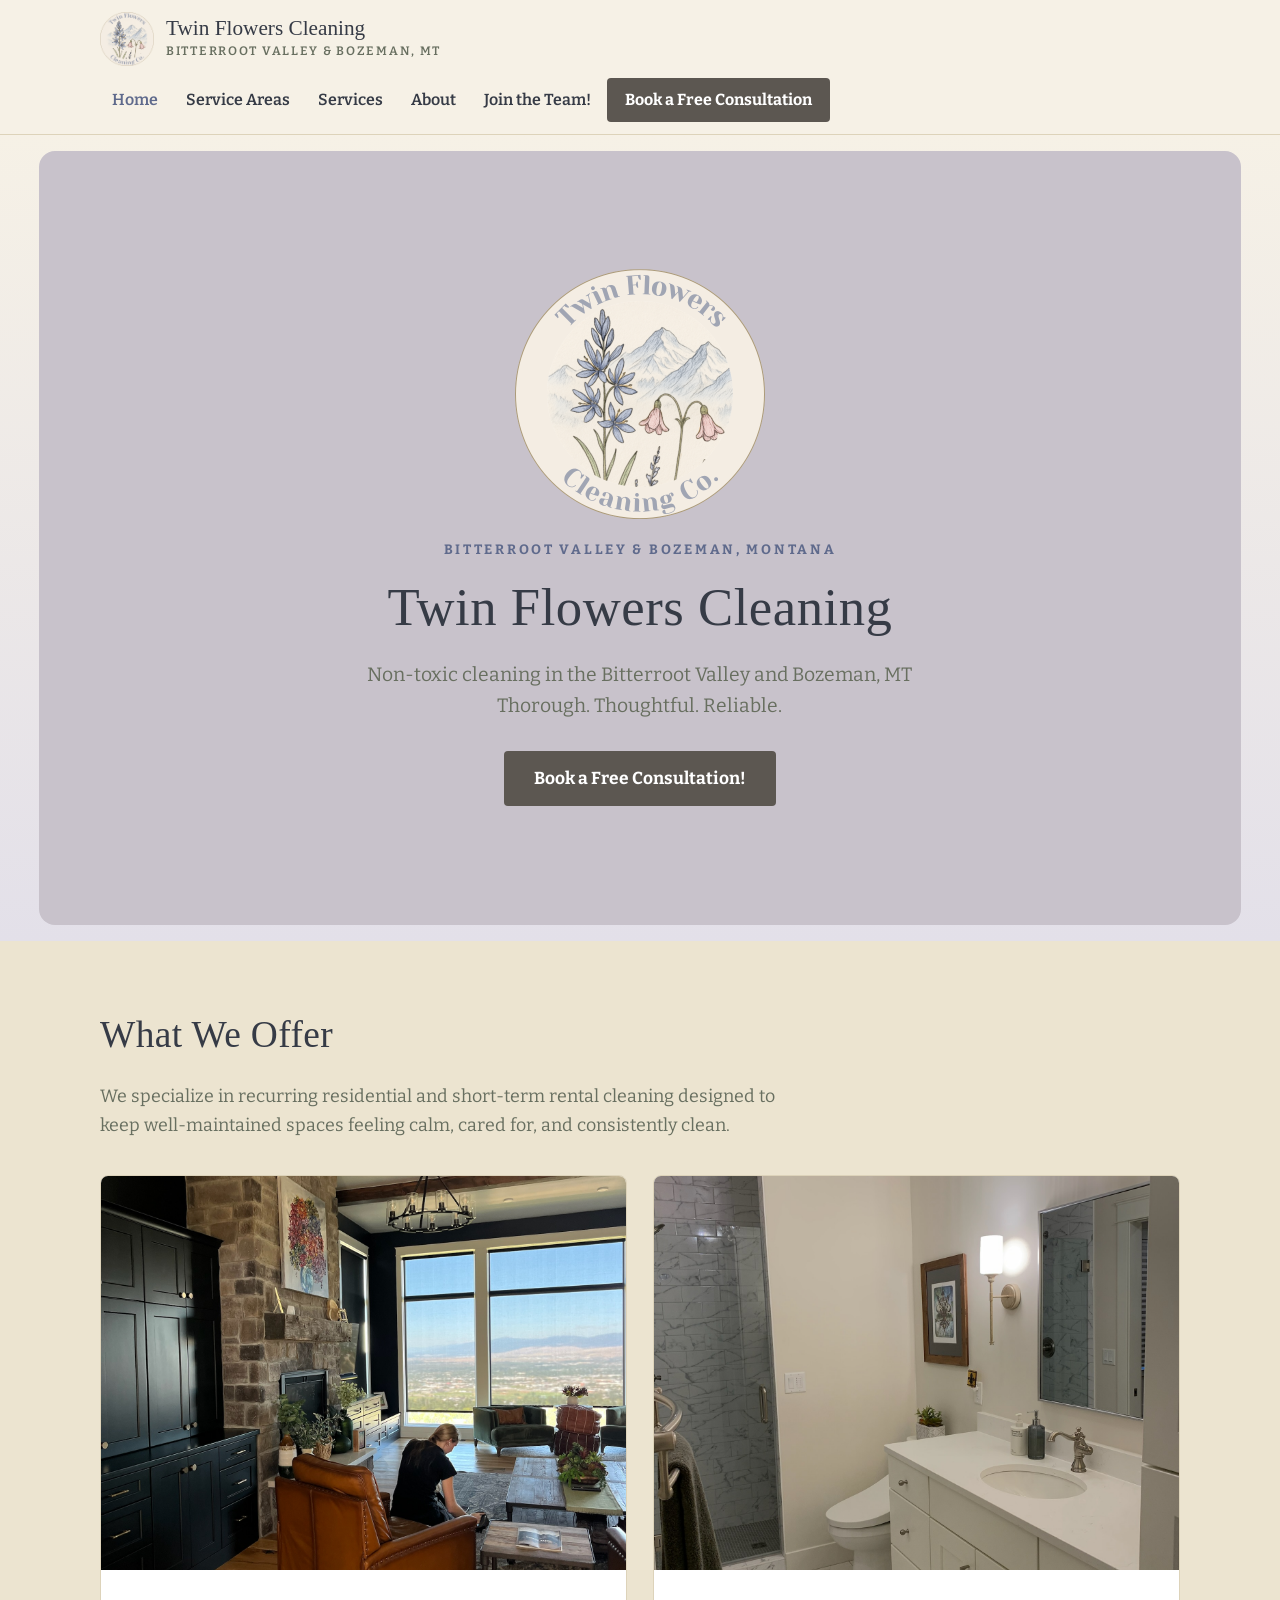
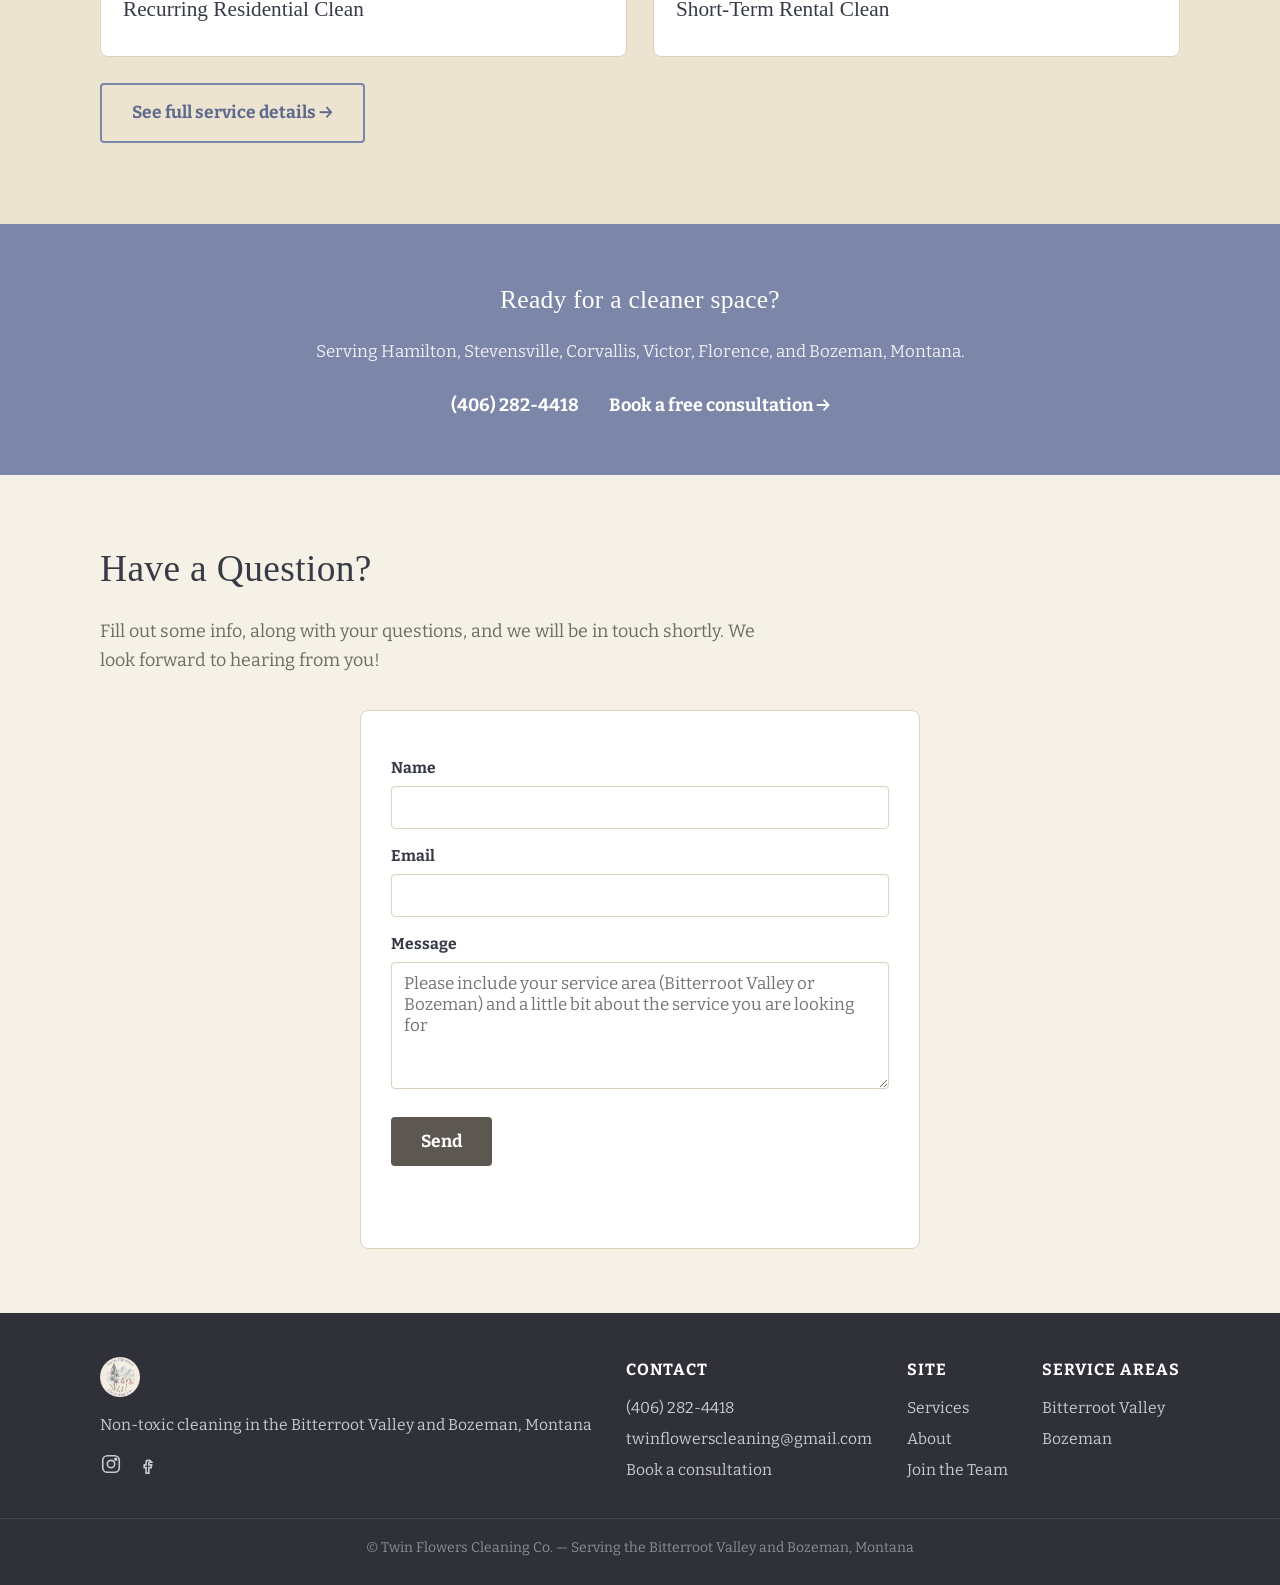
<file: index.html>
<!DOCTYPE html>
<html lang="en">
<head>
<meta charset="UTF-8">
<meta name="viewport" content="width=device-width, initial-scale=1.0">
<title>Twin Flowers Cleaning | Non-Toxic Home Cleaning in the Bitterroot Valley, MT</title>
<meta name="description" content="Non-toxic recurring residential and short-term rental cleaning serving Hamilton, Stevensville, Corvallis, Victor, Florence, and Bozeman, Montana. Book a free consultation.">
<link rel="canonical" href="https://www.twinflowerscleaning.com/">
<link rel="icon" type="image/png" href="assets/favicon.png">
<link rel="apple-touch-icon" href="assets/favicon.png">
<link rel="apple-touch-icon" href="assets/logo/twin-flowers-logo.png">
<link rel="stylesheet" href="css/style.css">

<script type="application/ld+json">
{
  "@context": "https://schema.org",
  "@type": "HousecleaningService",
  "name": "Twin Flowers Cleaning",
  "url": "https://www.twinflowerscleaning.com/",
  "telephone": "+14062824418",
  "email": "twinflowerscleaning@gmail.com",
  "areaServed": [
    {"@type": "City", "name": "Hamilton, MT"},
    {"@type": "City", "name": "Stevensville, MT"},
    {"@type": "City", "name": "Corvallis, MT"},
    {"@type": "City", "name": "Victor, MT"},
    {"@type": "City", "name": "Florence, MT"},
    {"@type": "City", "name": "Bozeman, MT"}
  ],
  "address": {
    "@type": "PostalAddress",
    "addressRegion": "MT",
    "addressCountry": "US"
  },
  "description": "Non-toxic recurring residential and short-term rental cleaning serving the Bitterroot Valley and Bozeman, Montana."
}
</script>
</head>
<body>
<div class="home-hero-viewport">
<header class="site-header">
  <div class="container">
    <a href="index.html" class="brand">
      <img class="logo" src="assets/logo/twin-flowers-logo.png" alt="Twin Flowers Cleaning Co. logo">
      <span>
        <span class="brand-name">Twin Flowers Cleaning</span>
        <span class="brand-tagline">Bitterroot Valley &amp; Bozeman, MT</span>
      </span>
    </a>
    <nav class="main-nav">
      <a href="index.html" class="current">Home</a>
      <div class="nav-dropdown">
        <a href="service-areas.html">Service Areas</a>
        <div class="nav-dropdown-menu">
          <a href="service-areas.html#bitterroot-valley">Bitterroot Valley</a>
          <a href="service-areas.html#missoula">Missoula</a>
          <a href="service-areas.html#bozeman">Bozeman</a>
        </div>
      </div>
      <a href="services.html">Services</a>
      <a href="about.html">About</a>
      <a href="join-the-team.html">Join the Team!</a>
      <a href="book.html" class="header-cta">Book a Free Consultation</a>
    </nav>
  </div>
</header>

<section class="hero">
  <div class="container">
    <div class="hero-panel">
      <img class="hero-logo" src="assets/logo/twin-flowers-logo.png" alt="Twin Flowers Cleaning Co. logo">
      <div class="hero-eyebrow">Bitterroot Valley &amp; Bozeman, Montana</div>
      <h1>Twin Flowers Cleaning</h1>
      <p>Non-toxic cleaning in the Bitterroot Valley and Bozeman, MT<br>Thorough. Thoughtful. Reliable.</p>
      <div class="hero-actions">
        <a href="book.html" class="btn btn-consult">Book a Free Consultation!</a>
      </div>
    </div>
  </div>
</section>
</div>

<section class="alt">
  <div class="container">
    <h2 class="section-title">What We Offer</h2>
    <p class="section-lede">We specialize in recurring residential and short-term rental cleaning designed to keep well-maintained spaces feeling calm, cared for, and consistently clean.</p>
    <div class="grid">
      <div class="card">
        <img src="assets/images/home/offer-recurring-residential.jpg" alt="Recurring residential cleaning">
        <div class="card-body">
          <h3>Recurring Residential Clean</h3>
        </div>
      </div>
      <div class="card">
        <img src="assets/images/home/offer-vacation-rental.jpg" alt="Short-term rental and vacation rental cleaning">
        <div class="card-body">
          <h3>Short-Term Rental Clean</h3>
        </div>
      </div>
    </div>
    <p style="margin-top:26px;"><a href="services.html" class="btn btn-outline">See full service details &rarr;</a></p>
  </div>
</section>

<div class="cta-band">
  <div class="container">
    <h2>Ready for a cleaner space?</h2>
    <p>Serving Hamilton, Stevensville, Corvallis, Victor, Florence, and Bozeman, Montana.</p>
    <div class="contact-details">
      <a href="tel:+14062824418">(406) 282-4418</a>
      <a href="book.html">Book a free consultation &rarr;</a>
    </div>
  </div>
</div>

<section>
  <div class="container">
    <h2 class="section-title">Have a Question?</h2>
    <p class="section-lede">Fill out some info, along with your questions, and we will be in touch shortly. We look forward to hearing from you!</p>
    <form class="inquiry" id="inquiryForm">
      <input type="hidden" name="access_key" value="1a259a53-e682-4fb6-b72c-21939b8338a3">
      <input type="hidden" name="subject" value="New inquiry from twinflowerscleaning.com (Home)">
      <input type="checkbox" name="botcheck" style="display:none" tabindex="-1" autocomplete="off">

      <label for="name">Name</label>
      <input type="text" id="name" name="name" required>
      <label for="email">Email</label>
      <input type="email" id="email" name="email" required>
      <label for="message">Message</label>
      <textarea id="message" name="message" rows="5" required placeholder="Please include your service area (Bitterroot Valley or Bozeman) and a little bit about the service you are looking for"></textarea>
      <button type="submit" class="btn" id="inquirySubmit">Send</button>
      <p id="inquiryResult" class="inquiry-result" role="status"></p>
    </form>
  </div>
</section>

<footer class="site-footer">
  <div class="container">
    <div class="footer-brand">
      <img src="assets/logo/twin-flowers-logo.png" alt="Twin Flowers Cleaning Co. logo">
      <p>Non-toxic cleaning in the Bitterroot Valley and Bozeman, Montana</p>
      <div class="footer-socials">
        <a href="https://www.instagram.com/twinflowers.cleaning/" target="_blank" rel="noopener noreferrer" aria-label="Instagram">
          <svg width="22" height="22" viewBox="0 0 24 24" fill="none" stroke="currentColor" stroke-width="1.8"><rect x="3" y="3" width="18" height="18" rx="5"/><circle cx="12" cy="12" r="4"/><circle cx="17.2" cy="6.8" r="1"/></svg>
        </a>
        <a href="https://www.facebook.com/profile.php?id=61576843183667" target="_blank" rel="noopener noreferrer" aria-label="Facebook">
          <svg width="22" height="22" viewBox="0 0 24 24" fill="none" stroke="currentColor" stroke-width="1.8"><path d="M15 8h-2a2 2 0 0 0-2 2v3H9v3h2v6h3v-6h2.5l.5-3h-3v-2a1 1 0 0 1 1-1h2Z"/></svg>
        </a>
      </div>
    </div>
    <div>
      <h4>Contact</h4>
      <ul>
        <li><a href="tel:+14062824418">(406) 282-4418</a></li>
        <li><a href="mailto:twinflowerscleaning@gmail.com">twinflowerscleaning@gmail.com</a></li>
        <li><a href="book.html">Book a consultation</a></li>
      </ul>
    </div>
    <div>
      <h4>Site</h4>
      <ul>
        <li><a href="services.html">Services</a></li>
        <li><a href="about.html">About</a></li>
        <li><a href="join-the-team.html">Join the Team</a></li>
      </ul>
    </div>
    <div>
      <h4>Service Areas</h4>
      <ul>
        <li>Bitterroot Valley</li>
        <li>Bozeman</li>
      </ul>
    </div>
  </div>
  <div class="footer-bottom">&copy; Twin Flowers Cleaning Co. &mdash; Serving the Bitterroot Valley and Bozeman, Montana</div>
</footer>

<script>
  const inquiryForm = document.getElementById("inquiryForm");
  const inquiryResult = document.getElementById("inquiryResult");
  const inquirySubmit = document.getElementById("inquirySubmit");

  inquiryForm.addEventListener("submit", async (e) => {
    e.preventDefault();
    inquirySubmit.disabled = true;
    inquiryResult.textContent = "Sending…";
    inquiryResult.className = "inquiry-result";
    try {
      const res = await fetch("https://api.web3forms.com/submit", {
        method: "POST",
        headers: { "Content-Type": "application/json", Accept: "application/json" },
        body: JSON.stringify(Object.fromEntries(new FormData(inquiryForm))),
      });
      const data = await res.json();
      if (data.success) {
        inquiryResult.textContent = "Thanks! We'll be in touch soon.";
        inquiryResult.className = "inquiry-result success";
        inquiryForm.reset();
      } else {
        throw new Error(data.message || "Something went wrong");
      }
    } catch (err) {
      inquiryResult.textContent = "Sorry, something went wrong. Please call or text us instead.";
      inquiryResult.className = "inquiry-result error";
    } finally {
      inquirySubmit.disabled = false;
    }
  });
</script>
</body>
</html>
</file>
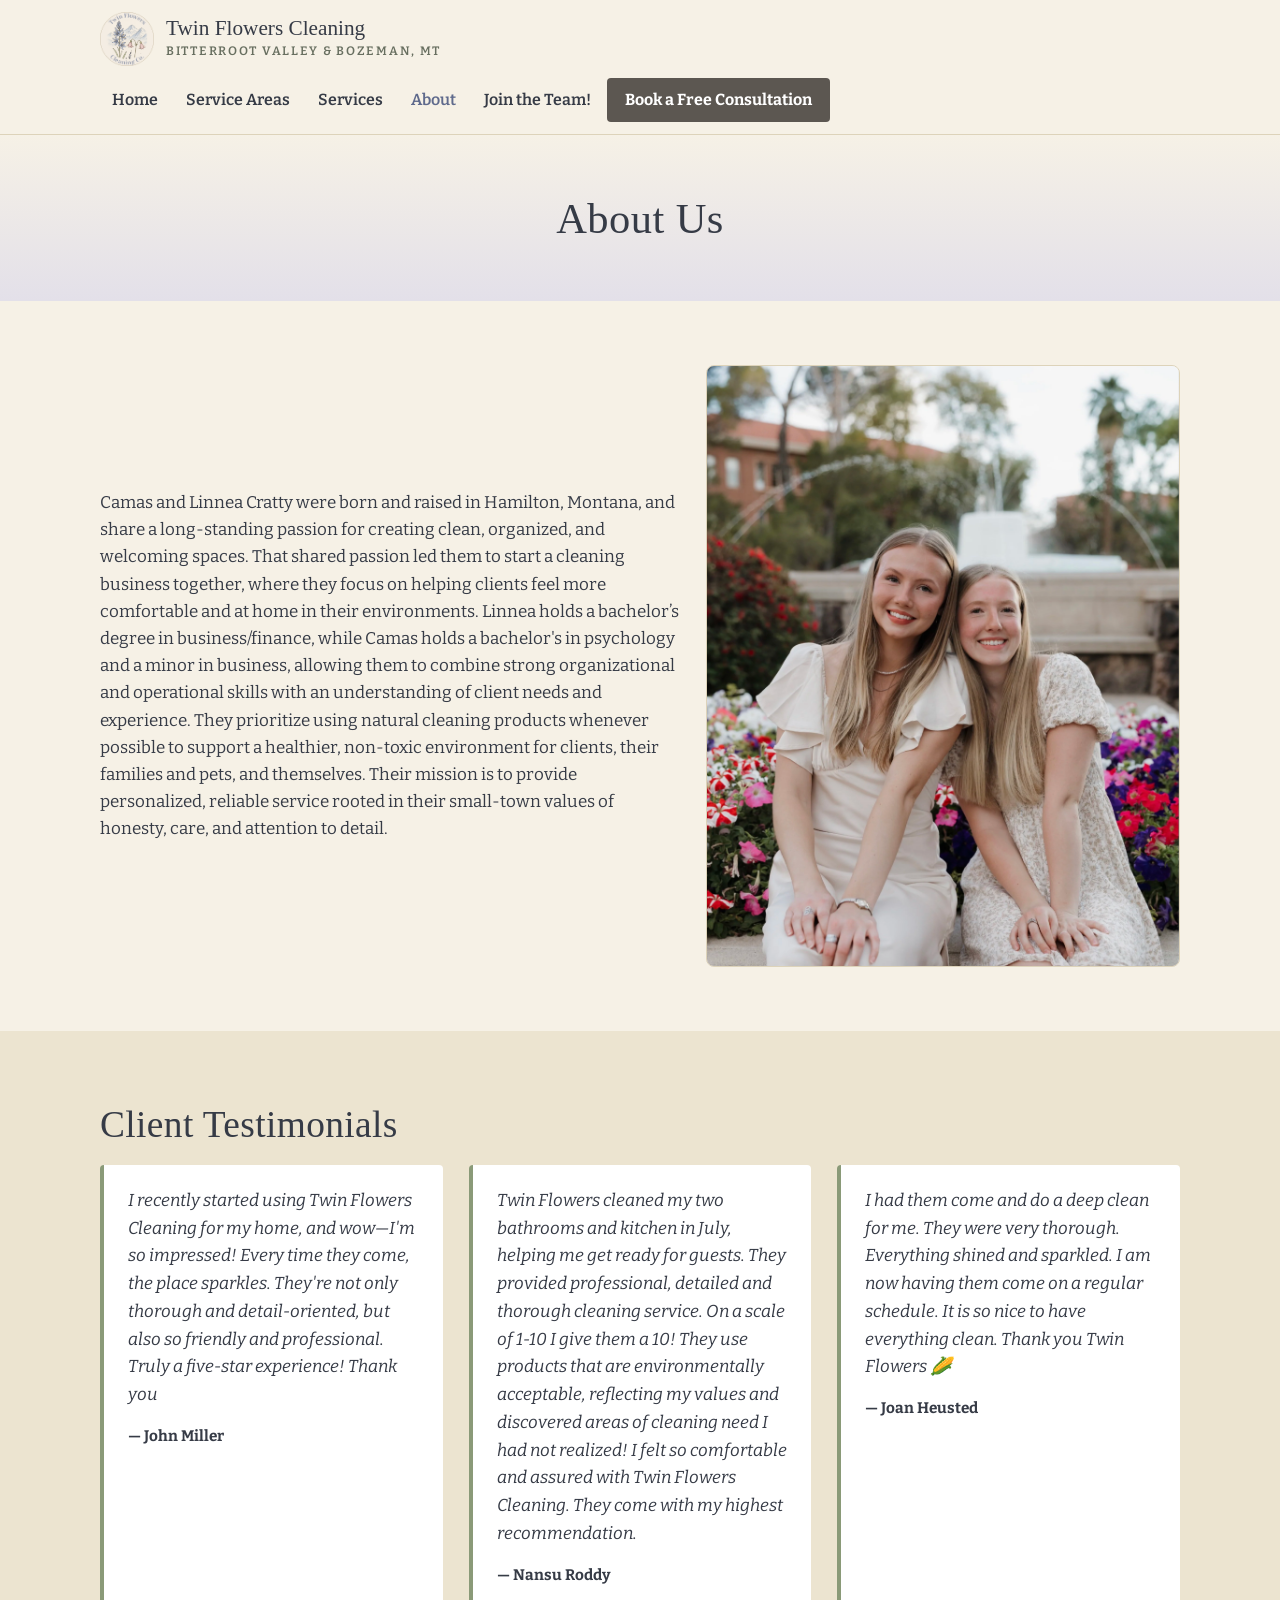
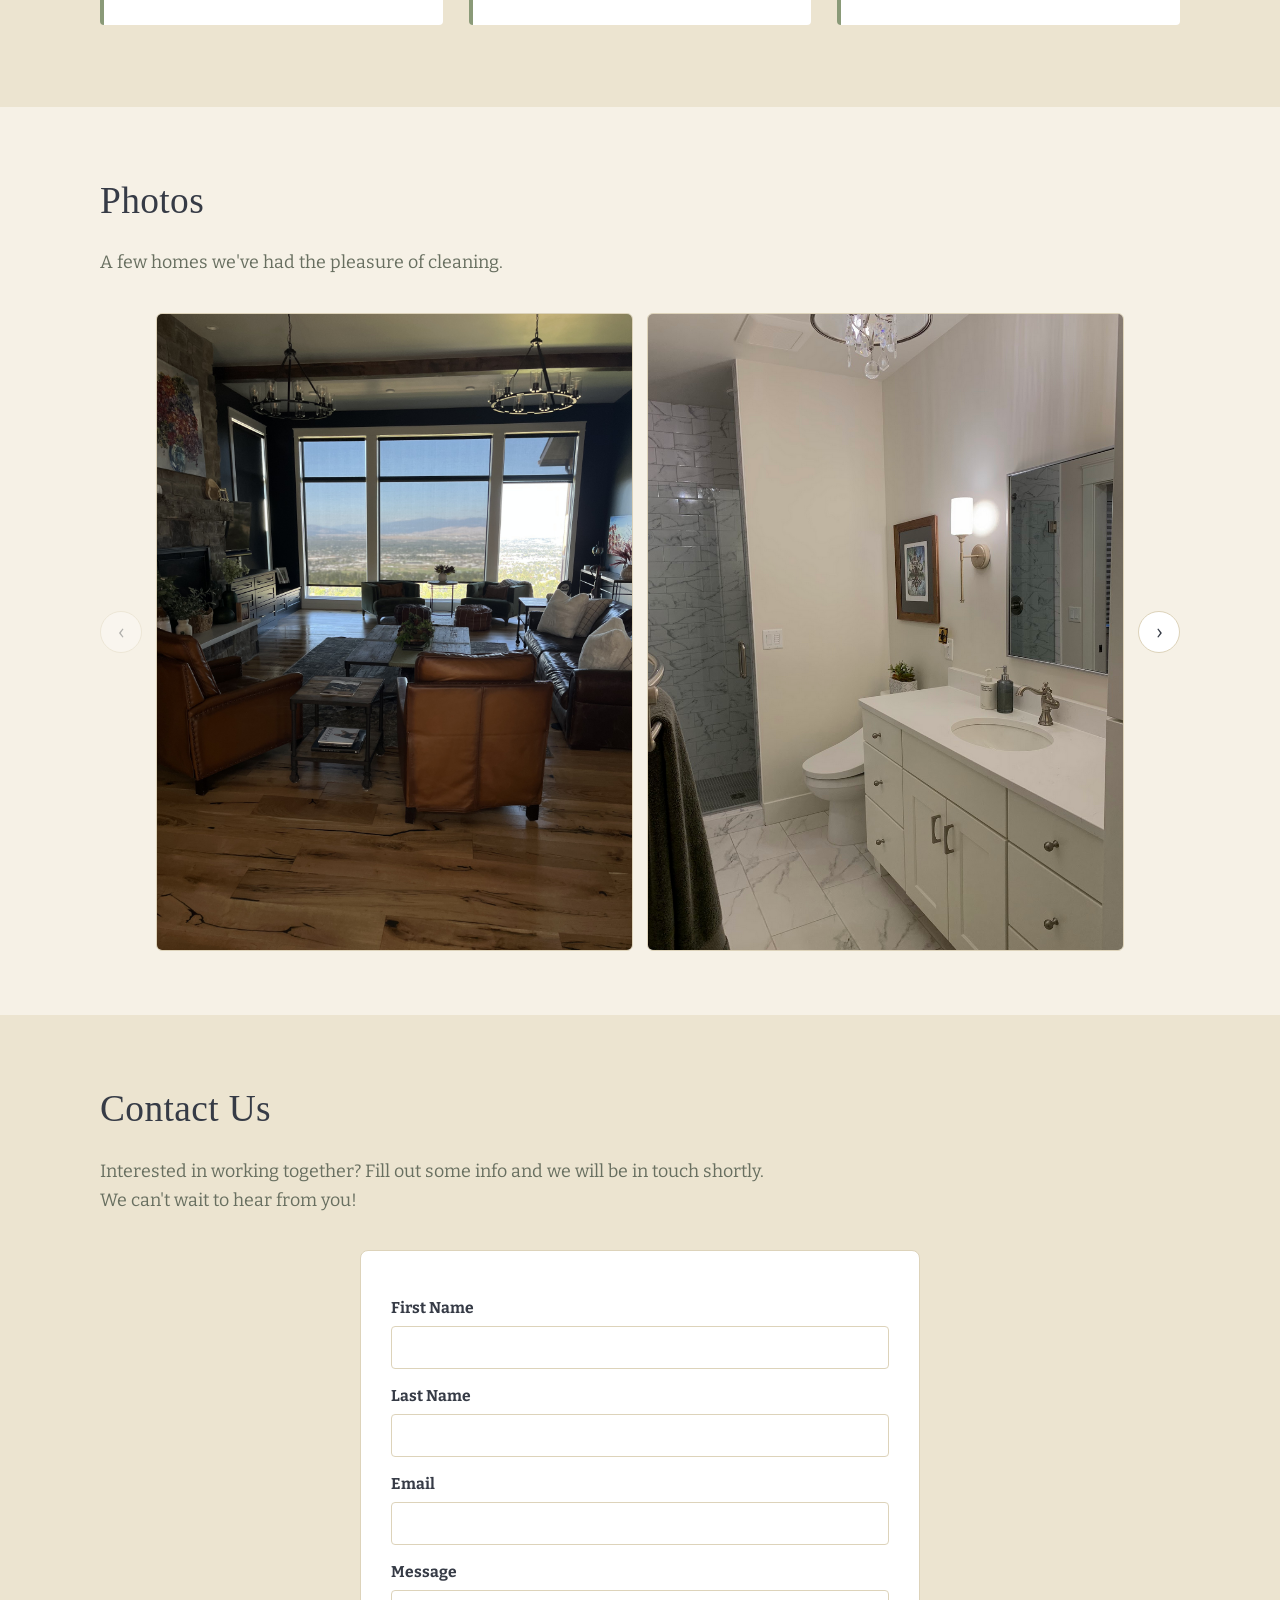
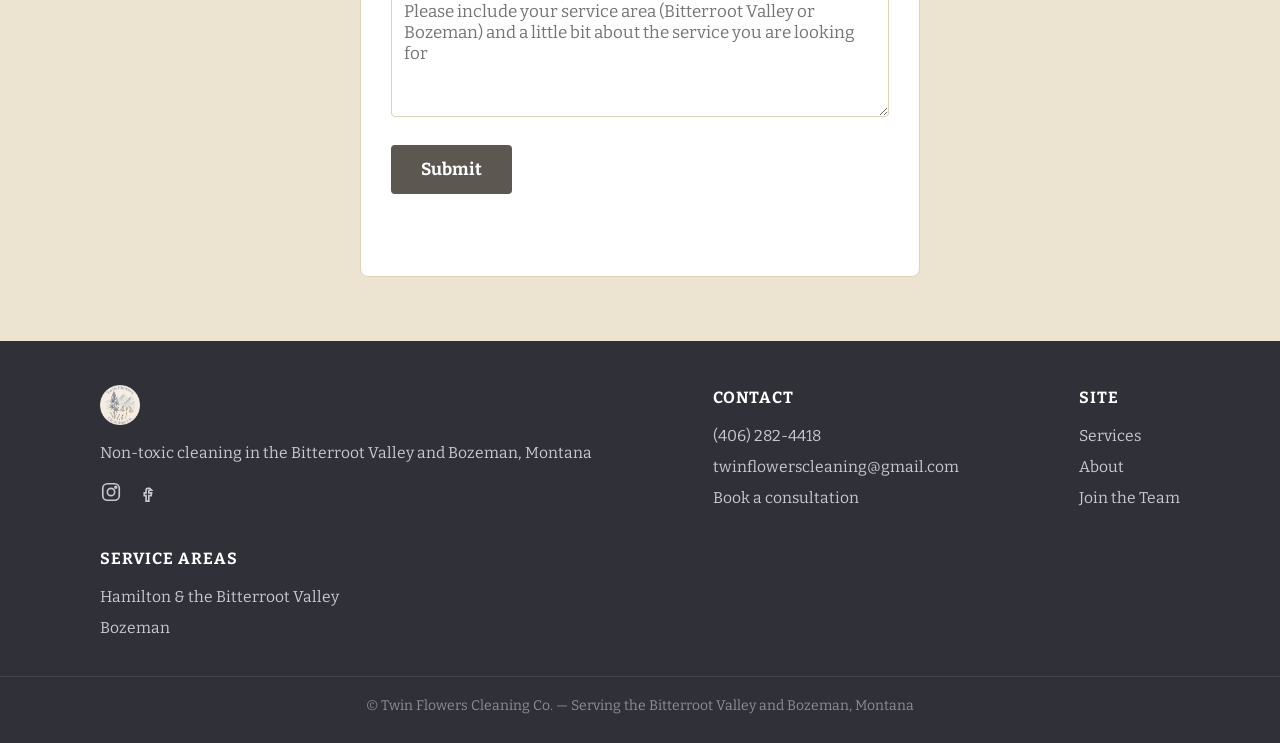
<file: about.html>
<!DOCTYPE html>
<html lang="en">
<head>
<meta charset="UTF-8">
<meta name="viewport" content="width=device-width, initial-scale=1.0">
<title>About Us | Twin Flowers Cleaning</title>
<meta name="description" content="Meet Camas and Linnea Cratty, sisters and founders of Twin Flowers Cleaning, serving the Bitterroot Valley and Bozeman, Montana.">
<link rel="canonical" href="https://www.twinflowerscleaning.com/about.html">
<link rel="icon" type="image/png" href="assets/favicon.png">
<link rel="apple-touch-icon" href="assets/favicon.png">
<link rel="stylesheet" href="css/style.css">
</head>
<body>
<header class="site-header">
  <div class="container">
    <a href="index.html" class="brand">
      <img class="logo" src="assets/logo/twin-flowers-logo.png" alt="Twin Flowers Cleaning Co. logo">
      <span>
        <span class="brand-name">Twin Flowers Cleaning</span>
        <span class="brand-tagline">Bitterroot Valley &amp; Bozeman, MT</span>
      </span>
    </a>
    <nav class="main-nav">
      <a href="index.html">Home</a>
      <div class="nav-dropdown">
        <a href="service-areas.html">Service Areas</a>
        <div class="nav-dropdown-menu">
          <a href="service-areas.html#bitterroot-valley">Bitterroot Valley</a>
          <a href="service-areas.html#missoula">Missoula</a>
          <a href="service-areas.html#bozeman">Bozeman</a>
        </div>
      </div>
      <a href="services.html">Services</a>
      <a href="about.html" class="current">About</a>
      <a href="join-the-team.html">Join the Team!</a>
      <a href="book.html" class="header-cta">Book a Free Consultation</a>
    </nav>
  </div>
</header>

<div class="page-intro">
  <div class="container">
    <h1>About Us</h1>
  </div>
</div>

<section>
  <div class="container">
    <div class="grid" style="grid-template-columns: 1.1fr 0.9fr; align-items:center;">
      <div>
        <p>Camas and Linnea Cratty were born and raised in Hamilton, Montana, and share a long-standing passion for creating clean, organized, and welcoming spaces. That shared passion led them to start a cleaning business together, where they focus on helping clients feel more comfortable and at home in their environments. Linnea holds a bachelor&rsquo;s degree in business/finance, while Camas holds a bachelor's in psychology and a minor in business, allowing them to combine strong organizational and operational skills with an understanding of client needs and experience. They prioritize using natural cleaning products whenever possible to support a healthier, non-toxic environment for clients, their families and pets, and themselves. Their mission is to provide personalized, reliable service rooted in their small-town values of honesty, care, and attention to detail.</p>
      </div>
      <img src="assets/images/about/camas-linnea.jpg" alt="Camas and Linnea Cratty, founders of Twin Flowers Cleaning" style="border-radius:8px;border:1px solid var(--border);">
    </div>
  </div>
</section>

<section class="alt">
  <div class="container">
    <h2 class="section-title">Client Testimonials</h2>
    <div class="grid" style="grid-template-columns:repeat(auto-fit,minmax(280px,1fr));">
      <div class="testimonial">
        <p class="quote">I recently started using Twin Flowers Cleaning for my home, and wow&mdash;I'm so impressed! Every time they come, the place sparkles. They're not only thorough and detail-oriented, but also so friendly and professional. Truly a five-star experience! Thank you</p>
        <p class="author">&mdash; John Miller</p>
      </div>
      <div class="testimonial">
        <p class="quote">Twin Flowers cleaned my two bathrooms and kitchen in July, helping me get ready for guests. They provided professional, detailed and thorough cleaning service. On a scale of 1-10 I give them a 10! They use products that are environmentally acceptable, reflecting my values and discovered areas of cleaning need I had not realized! I felt so comfortable and assured with Twin Flowers Cleaning. They come with my highest recommendation.</p>
        <p class="author">&mdash; Nansu Roddy</p>
      </div>
      <div class="testimonial">
        <p class="quote">I had them come and do a deep clean for me. They were very thorough. Everything shined and sparkled. I am now having them come on a regular schedule. It is so nice to have everything clean. Thank you Twin Flowers &#127805;</p>
        <p class="author">&mdash; Joan Heusted</p>
      </div>
    </div>
    <!--
      Google Reviews widget (Elfsight): to replace the reviews above with live ones,
      create a "Google Reviews" widget at https://elfsight.com, connect it to the
      Google Business Profile, then swap the grid above for:
        <script src="https://static.elfsight.com/platform/platform.js" async></script>
        <div class="elfsight-app-YOUR-WIDGET-ID" data-elfsight-app-lazy></div>
    -->
  </div>
</section>

<section>
  <div class="container">
    <h2 class="section-title">Photos</h2>
    <p class="section-lede">A few homes we've had the pleasure of cleaning.</p>
    <div class="carousel">
      <button type="button" class="carousel-arrow carousel-arrow-left" aria-label="Previous photo">&#8249;</button>
      <div class="carousel-viewport">
        <ul class="carousel-track">
          <li class="carousel-slide"><figure><img src="assets/images/about/gallery-1.jpg" alt="A freshly cleaned home interior" loading="lazy"></figure></li>
          <li class="carousel-slide"><figure><img src="assets/images/about/gallery-2.png" alt="A freshly cleaned home interior" loading="lazy"></figure></li>
          <li class="carousel-slide"><figure><img src="assets/images/about/gallery-3.jpg" alt="A freshly cleaned home interior" loading="lazy"></figure></li>
          <li class="carousel-slide"><figure><img src="assets/images/about/gallery-4.jpg" alt="A freshly cleaned home interior" loading="lazy"></figure></li>
          <li class="carousel-slide"><figure><img src="assets/images/about/gallery-5.png" alt="A freshly cleaned home interior" loading="lazy"></figure></li>
          <li class="carousel-slide"><figure><img src="assets/images/about/main-gallery-1.png" alt="A clean, tidy Montana ranch-style living room" loading="lazy"></figure></li>
          <li class="carousel-slide"><figure><img src="assets/images/about/main-gallery-2.jpeg" alt="A freshly cleaned home interior" loading="lazy"></figure></li>
          <li class="carousel-slide"><figure><img src="assets/images/about/main-gallery-3.png" alt="A freshly cleaned home interior" loading="lazy"></figure></li>
          <li class="carousel-slide"><figure><img src="assets/images/about/main-gallery-4.jpg" alt="A freshly mopped tile entryway" loading="lazy"></figure></li>
          <li class="carousel-slide"><figure><img src="assets/images/about/main-gallery-5.png" alt="A freshly cleaned home interior" loading="lazy"></figure></li>
          <li class="carousel-slide"><figure><img src="assets/images/about/main-gallery-6.png" alt="A freshly cleaned home interior" loading="lazy"></figure></li>
        </ul>
      </div>
      <button type="button" class="carousel-arrow carousel-arrow-right" aria-label="Next photo">&#8250;</button>
    </div>
  </div>
</section>

<section class="alt">
  <div class="container">
    <h2 class="section-title">Contact Us</h2>
    <p class="section-lede">Interested in working together? Fill out some info and we will be in touch shortly. We can't wait to hear from you!</p>
    <form class="inquiry" id="aboutForm">
      <input type="hidden" name="access_key" value="1a259a53-e682-4fb6-b72c-21939b8338a3">
      <input type="hidden" name="subject" value="New inquiry from twinflowerscleaning.com (About)">
      <input type="checkbox" name="botcheck" style="display:none" tabindex="-1" autocomplete="off">

      <label for="firstName">First Name</label>
      <input type="text" id="firstName" name="first_name" required>
      <label for="lastName">Last Name</label>
      <input type="text" id="lastName" name="last_name" required>
      <label for="email">Email</label>
      <input type="email" id="email" name="email" required>

      <label for="message">Message</label>
      <textarea id="message" name="message" rows="5" required placeholder="Please include your service area (Bitterroot Valley or Bozeman) and a little bit about the service you are looking for"></textarea>
      <button type="submit" class="btn" id="aboutSubmit">Submit</button>
      <p id="aboutResult" class="inquiry-result" role="status"></p>
    </form>
  </div>
</section>

<footer class="site-footer">
  <div class="container">
    <div class="footer-brand">
      <img src="assets/logo/twin-flowers-logo.png" alt="Twin Flowers Cleaning Co. logo">
      <p>Non-toxic cleaning in the Bitterroot Valley and Bozeman, Montana</p>
      <div class="footer-socials">
        <a href="https://www.instagram.com/twinflowers.cleaning/" target="_blank" rel="noopener noreferrer" aria-label="Instagram">
          <svg width="22" height="22" viewBox="0 0 24 24" fill="none" stroke="currentColor" stroke-width="1.8"><rect x="3" y="3" width="18" height="18" rx="5"/><circle cx="12" cy="12" r="4"/><circle cx="17.2" cy="6.8" r="1"/></svg>
        </a>
        <a href="https://www.facebook.com/profile.php?id=61576843183667" target="_blank" rel="noopener noreferrer" aria-label="Facebook">
          <svg width="22" height="22" viewBox="0 0 24 24" fill="none" stroke="currentColor" stroke-width="1.8"><path d="M15 8h-2a2 2 0 0 0-2 2v3H9v3h2v6h3v-6h2.5l.5-3h-3v-2a1 1 0 0 1 1-1h2Z"/></svg>
        </a>
      </div>
    </div>
    <div>
      <h4>Contact</h4>
      <ul>
        <li><a href="tel:+14062824418">(406) 282-4418</a></li>
        <li><a href="mailto:twinflowerscleaning@gmail.com">twinflowerscleaning@gmail.com</a></li>
        <li><a href="book.html">Book a consultation</a></li>
      </ul>
    </div>
    <div>
      <h4>Site</h4>
      <ul>
        <li><a href="services.html">Services</a></li>
        <li><a href="about.html">About</a></li>
        <li><a href="join-the-team.html">Join the Team</a></li>
      </ul>
    </div>
    <div>
      <h4>Service Areas</h4>
      <ul>
        <li>Hamilton &amp; the Bitterroot Valley</li>
        <li>Bozeman</li>
      </ul>
    </div>
  </div>
  <div class="footer-bottom">&copy; Twin Flowers Cleaning Co. &mdash; Serving the Bitterroot Valley and Bozeman, Montana</div>
</footer>

<script>
  const aboutForm = document.getElementById("aboutForm");
  const aboutResult = document.getElementById("aboutResult");
  const aboutSubmit = document.getElementById("aboutSubmit");

  aboutForm.addEventListener("submit", async (e) => {
    e.preventDefault();
    aboutSubmit.disabled = true;
    aboutResult.textContent = "Sending…";
    aboutResult.className = "inquiry-result";
    try {
      const res = await fetch("https://api.web3forms.com/submit", {
        method: "POST",
        headers: { "Content-Type": "application/json", Accept: "application/json" },
        body: JSON.stringify(Object.fromEntries(new FormData(aboutForm))),
      });
      const data = await res.json();
      if (data.success) {
        aboutResult.textContent = "Thanks! We'll be in touch soon.";
        aboutResult.className = "inquiry-result success";
        aboutForm.reset();
      } else {
        throw new Error(data.message || "Something went wrong");
      }
    } catch (err) {
      aboutResult.textContent = "Sorry, something went wrong. Please call or text us instead.";
      aboutResult.className = "inquiry-result error";
    } finally {
      aboutSubmit.disabled = false;
    }
  });
</script>
<script src="js/carousel.js"></script>
</body>
</html>
</file>
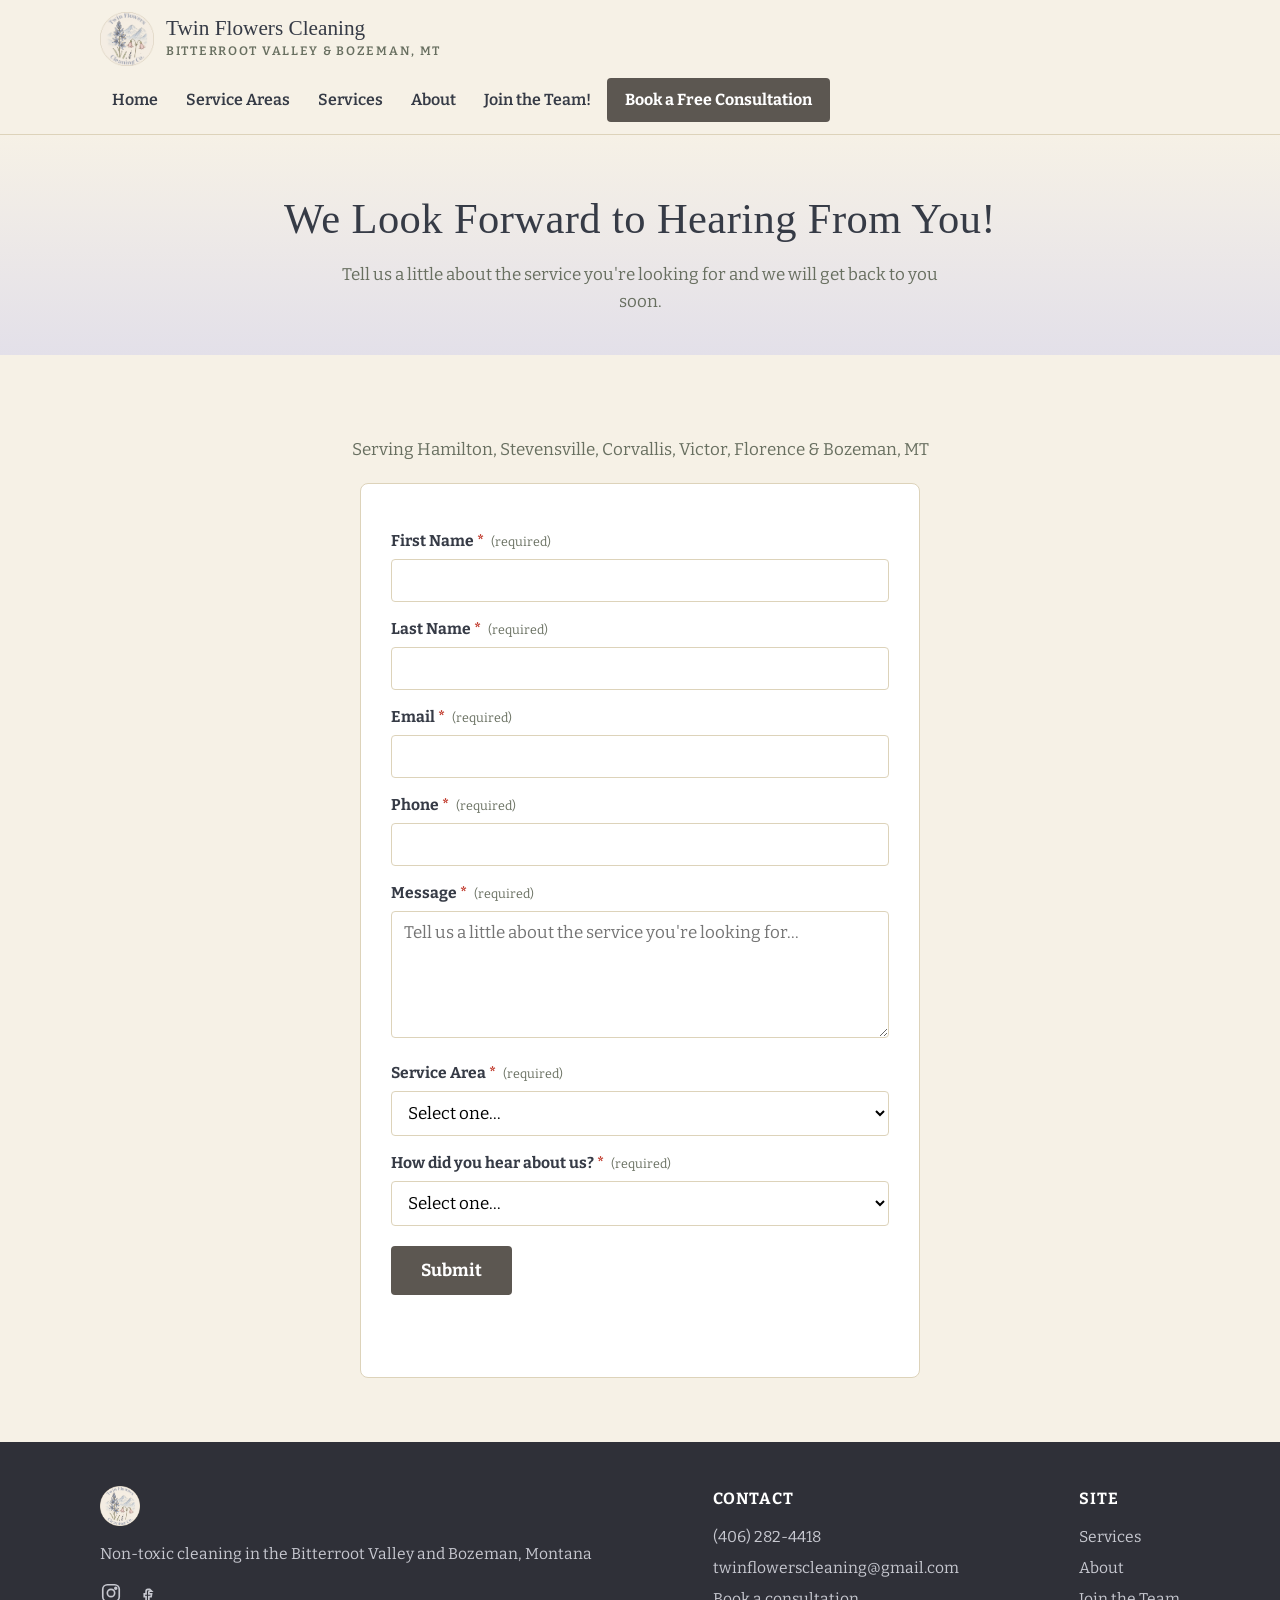
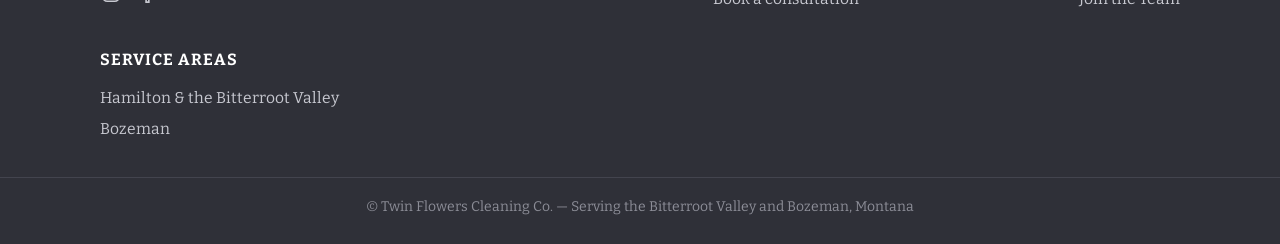
<file: book.html>
<!DOCTYPE html>
<html lang="en">
<head>
<meta charset="UTF-8">
<meta name="viewport" content="width=device-width, initial-scale=1.0">
<title>Book a Free Consultation | Twin Flowers Cleaning</title>
<meta name="description" content="Book a free consultation with Twin Flowers Cleaning. Tell us about your home or rental and we'll get back to you soon.">
<link rel="canonical" href="https://www.twinflowerscleaning.com/book.html">
<link rel="icon" type="image/png" href="assets/favicon.png">
<link rel="apple-touch-icon" href="assets/favicon.png">
<link rel="stylesheet" href="css/style.css">
</head>
<body>
<header class="site-header">
  <div class="container">
    <a href="index.html" class="brand">
      <img class="logo" src="assets/logo/twin-flowers-logo.png" alt="Twin Flowers Cleaning Co. logo">
      <span>
        <span class="brand-name">Twin Flowers Cleaning</span>
        <span class="brand-tagline">Bitterroot Valley &amp; Bozeman, MT</span>
      </span>
    </a>
    <nav class="main-nav">
      <a href="index.html">Home</a>
      <div class="nav-dropdown">
        <a href="service-areas.html">Service Areas</a>
        <div class="nav-dropdown-menu">
          <a href="service-areas.html#bitterroot-valley">Bitterroot Valley</a>
          <a href="service-areas.html#missoula">Missoula</a>
          <a href="service-areas.html#bozeman">Bozeman</a>
        </div>
      </div>
      <a href="services.html">Services</a>
      <a href="about.html">About</a>
      <a href="join-the-team.html">Join the Team!</a>
      <a href="book.html" class="header-cta">Book a Free Consultation</a>
    </nav>
  </div>
</header>

<div class="page-intro">
  <div class="container">
    <h1>We Look Forward to Hearing From You!</h1>
    <p>Tell us a little about the service you're looking for and we will get back to you soon.</p>
  </div>
</div>

<section>
  <div class="container">
    <p style="text-align:center;color:var(--text-muted);margin-bottom:20px;">Serving Hamilton, Stevensville, Corvallis, Victor, Florence &amp; Bozeman, MT</p>

    <form class="inquiry" id="bookForm">
      <input type="hidden" name="access_key" value="1a259a53-e682-4fb6-b72c-21939b8338a3">
      <input type="hidden" name="subject" value="New booking request from twinflowerscleaning.com">
      <input type="checkbox" name="botcheck" style="display:none" tabindex="-1" autocomplete="off">

      <label for="firstName">First Name<span class="required-asterisk">*</span> <span class="required-note">(required)</span></label>
      <input type="text" id="firstName" name="first_name" required>
      <label for="lastName">Last Name<span class="required-asterisk">*</span> <span class="required-note">(required)</span></label>
      <input type="text" id="lastName" name="last_name" required>
      <label for="email">Email<span class="required-asterisk">*</span> <span class="required-note">(required)</span></label>
      <input type="email" id="email" name="email" required>
      <label for="phone">Phone<span class="required-asterisk">*</span> <span class="required-note">(required)</span></label>
      <input type="tel" id="phone" name="phone" inputmode="tel" required>
      <label for="message">Message<span class="required-asterisk">*</span> <span class="required-note">(required)</span></label>
      <textarea id="message" name="message" rows="5" required placeholder="Tell us a little about the service you're looking for..."></textarea>

      <label for="serviceArea">Service Area<span class="required-asterisk">*</span> <span class="required-note">(required)</span></label>
      <select id="serviceArea" name="service_area" required>
        <option value="" disabled selected>Select one&hellip;</option>
        <option>Bitterroot Valley</option>
        <option>Bozeman</option>
      </select>

      <label for="source">How did you hear about us?<span class="required-asterisk">*</span> <span class="required-note">(required)</span></label>
      <select id="source" name="how_did_you_hear" required>
        <option value="" disabled selected>Select one&hellip;</option>
        <option>Google search</option>
        <option>Instagram/Facebook</option>
        <option>NextDoor</option>
        <option>Home &amp; Life Magazine</option>
        <option>Word of mouth</option>
        <option>Yelp</option>
      </select>

      <button type="submit" class="btn" id="bookSubmit">Submit</button>
      <p id="bookResult" class="inquiry-result" role="status"></p>
    </form>
  </div>
</section>

<footer class="site-footer">
  <div class="container">
    <div class="footer-brand">
      <img src="assets/logo/twin-flowers-logo.png" alt="Twin Flowers Cleaning Co. logo">
      <p>Non-toxic cleaning in the Bitterroot Valley and Bozeman, Montana</p>
      <div class="footer-socials">
        <a href="https://www.instagram.com/twinflowers.cleaning/" target="_blank" rel="noopener noreferrer" aria-label="Instagram">
          <svg width="22" height="22" viewBox="0 0 24 24" fill="none" stroke="currentColor" stroke-width="1.8"><rect x="3" y="3" width="18" height="18" rx="5"/><circle cx="12" cy="12" r="4"/><circle cx="17.2" cy="6.8" r="1"/></svg>
        </a>
        <a href="https://www.facebook.com/profile.php?id=61576843183667" target="_blank" rel="noopener noreferrer" aria-label="Facebook">
          <svg width="22" height="22" viewBox="0 0 24 24" fill="none" stroke="currentColor" stroke-width="1.8"><path d="M15 8h-2a2 2 0 0 0-2 2v3H9v3h2v6h3v-6h2.5l.5-3h-3v-2a1 1 0 0 1 1-1h2Z"/></svg>
        </a>
      </div>
    </div>
    <div>
      <h4>Contact</h4>
      <ul>
        <li><a href="tel:+14062824418">(406) 282-4418</a></li>
        <li><a href="mailto:twinflowerscleaning@gmail.com">twinflowerscleaning@gmail.com</a></li>
        <li><a href="book.html">Book a consultation</a></li>
      </ul>
    </div>
    <div>
      <h4>Site</h4>
      <ul>
        <li><a href="services.html">Services</a></li>
        <li><a href="about.html">About</a></li>
        <li><a href="join-the-team.html">Join the Team</a></li>
      </ul>
    </div>
    <div>
      <h4>Service Areas</h4>
      <ul>
        <li>Hamilton &amp; the Bitterroot Valley</li>
        <li>Bozeman</li>
      </ul>
    </div>
  </div>
  <div class="footer-bottom">&copy; Twin Flowers Cleaning Co. &mdash; Serving the Bitterroot Valley and Bozeman, Montana</div>
</footer>

<script>
  const bookForm = document.getElementById("bookForm");
  const bookResult = document.getElementById("bookResult");
  const bookSubmit = document.getElementById("bookSubmit");
  const phoneField = document.getElementById("phone");
  phoneField.addEventListener("input", () => {
    phoneField.value = phoneField.value.replace(/[^0-9()+\-.\s]/g, "");
  });

  bookForm.addEventListener("submit", async (e) => {
    e.preventDefault();
    bookSubmit.disabled = true;
    bookResult.textContent = "Sending…";
    bookResult.className = "inquiry-result";
    try {
      const res = await fetch("https://api.web3forms.com/submit", {
        method: "POST",
        headers: { "Content-Type": "application/json", Accept: "application/json" },
        body: JSON.stringify(Object.fromEntries(new FormData(bookForm))),
      });
      const data = await res.json();
      if (data.success) {
        bookResult.textContent = "Thanks! We'll be in touch soon.";
        bookResult.className = "inquiry-result success";
        bookForm.reset();
      } else {
        throw new Error(data.message || "Something went wrong");
      }
    } catch (err) {
      bookResult.textContent = "Sorry, something went wrong. Please call or text us instead.";
      bookResult.className = "inquiry-result error";
    } finally {
      bookSubmit.disabled = false;
    }
  });
</script>
</body>
</html>
</file>
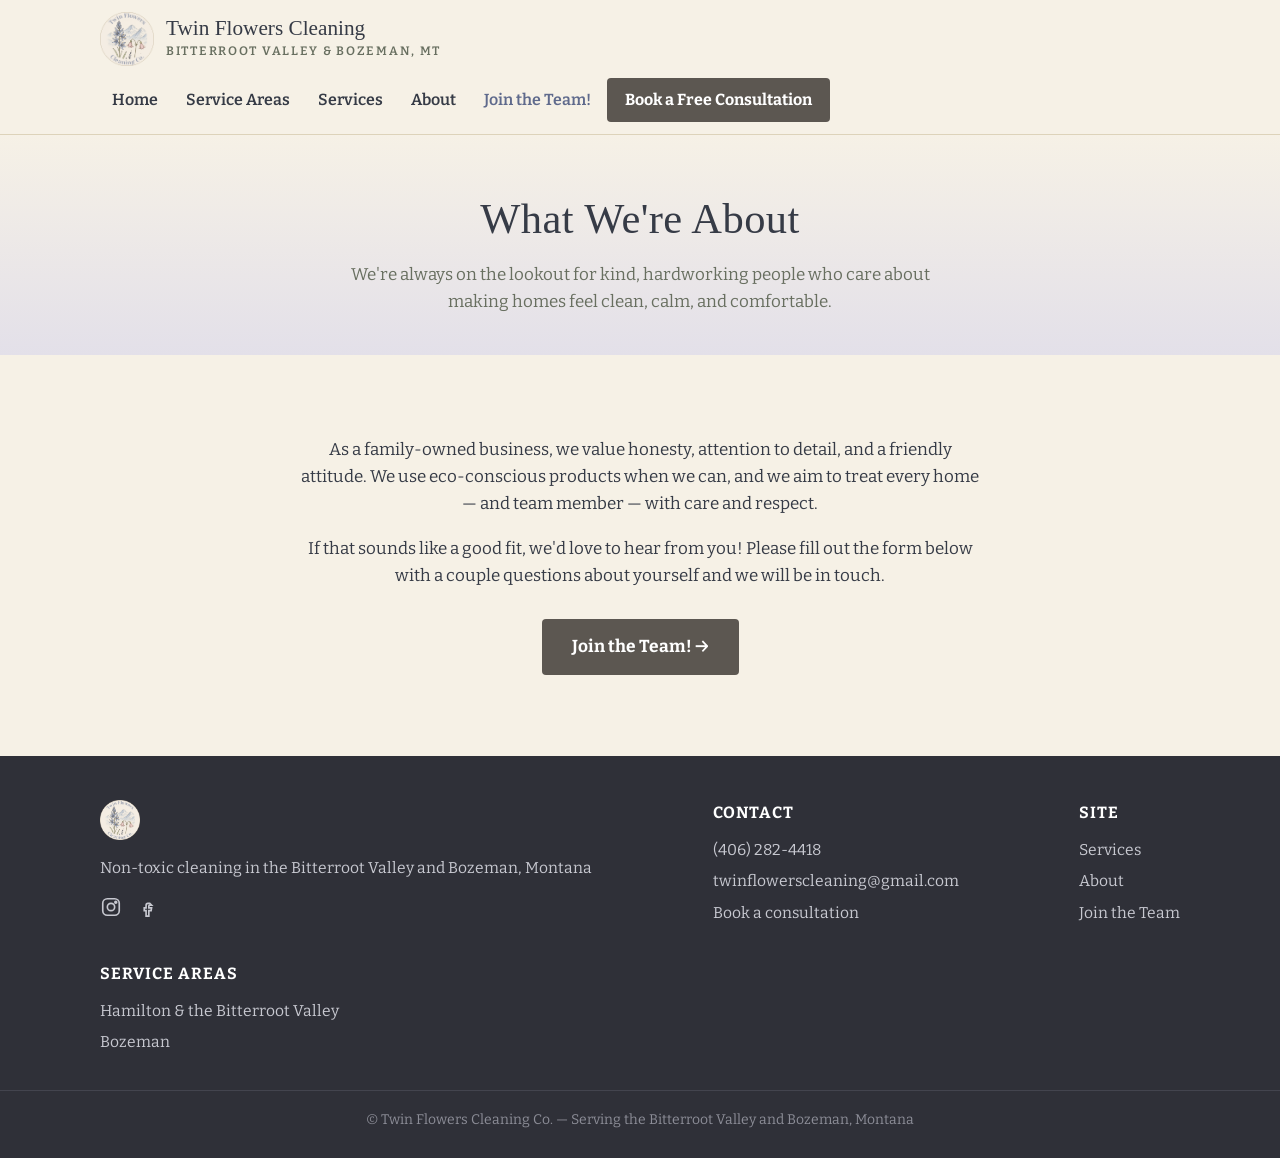
<file: join-the-team.html>
<!DOCTYPE html>
<html lang="en">
<head>
<meta charset="UTF-8">
<meta name="viewport" content="width=device-width, initial-scale=1.0">
<title>Join the Team | Twin Flowers Cleaning</title>
<meta name="description" content="Twin Flowers Cleaning is hiring in the Bitterroot Valley, MT. Apply to join our team.">
<link rel="canonical" href="https://www.twinflowerscleaning.com/join-the-team.html">
<link rel="icon" type="image/png" href="assets/favicon.png">
<link rel="apple-touch-icon" href="assets/favicon.png">
<link rel="stylesheet" href="css/style.css">
</head>
<body>
<header class="site-header">
  <div class="container">
    <a href="index.html" class="brand">
      <img class="logo" src="assets/logo/twin-flowers-logo.png" alt="Twin Flowers Cleaning Co. logo">
      <span>
        <span class="brand-name">Twin Flowers Cleaning</span>
        <span class="brand-tagline">Bitterroot Valley &amp; Bozeman, MT</span>
      </span>
    </a>
    <nav class="main-nav">
      <a href="index.html">Home</a>
      <div class="nav-dropdown">
        <a href="service-areas.html">Service Areas</a>
        <div class="nav-dropdown-menu">
          <a href="service-areas.html#bitterroot-valley">Bitterroot Valley</a>
          <a href="service-areas.html#missoula">Missoula</a>
          <a href="service-areas.html#bozeman">Bozeman</a>
        </div>
      </div>
      <a href="services.html">Services</a>
      <a href="about.html">About</a>
      <a href="join-the-team.html" class="current">Join the Team!</a>
      <a href="book.html" class="header-cta">Book a Free Consultation</a>
    </nav>
  </div>
</header>

<div class="page-intro">
  <div class="container">
    <h1>What We're About</h1>
    <p>We're always on the lookout for kind, hardworking people who care about making homes feel clean, calm, and comfortable.</p>
  </div>
</div>

<section>
  <div class="container" style="max-width:720px;text-align:center;">
    <p>As a family-owned business, we value honesty, attention to detail, and a friendly attitude. We use eco-conscious products when we can, and we aim to treat every home &mdash; and team member &mdash; with care and respect.</p>
    <p>If that sounds like a good fit, we'd love to hear from you! Please fill out the form below with a couple questions about yourself and we will be in touch.</p>
    <p style="margin-top:30px;">
      <a href="https://docs.google.com/forms/d/e/1FAIpQLSfs1j-0LqEj-rQnwY_DNeQSzw9a53oV9X4e0pqu8mfSp_TstQ/viewform?usp=header" target="_blank" rel="noopener noreferrer" class="btn">Join the Team! &rarr;</a>
    </p>
  </div>
</section>

<footer class="site-footer">
  <div class="container">
    <div class="footer-brand">
      <img src="assets/logo/twin-flowers-logo.png" alt="Twin Flowers Cleaning Co. logo">
      <p>Non-toxic cleaning in the Bitterroot Valley and Bozeman, Montana</p>
      <div class="footer-socials">
        <a href="https://www.instagram.com/twinflowers.cleaning/" target="_blank" rel="noopener noreferrer" aria-label="Instagram">
          <svg width="22" height="22" viewBox="0 0 24 24" fill="none" stroke="currentColor" stroke-width="1.8"><rect x="3" y="3" width="18" height="18" rx="5"/><circle cx="12" cy="12" r="4"/><circle cx="17.2" cy="6.8" r="1"/></svg>
        </a>
        <a href="https://www.facebook.com/profile.php?id=61576843183667" target="_blank" rel="noopener noreferrer" aria-label="Facebook">
          <svg width="22" height="22" viewBox="0 0 24 24" fill="none" stroke="currentColor" stroke-width="1.8"><path d="M15 8h-2a2 2 0 0 0-2 2v3H9v3h2v6h3v-6h2.5l.5-3h-3v-2a1 1 0 0 1 1-1h2Z"/></svg>
        </a>
      </div>
    </div>
    <div>
      <h4>Contact</h4>
      <ul>
        <li><a href="tel:+14062824418">(406) 282-4418</a></li>
        <li><a href="mailto:twinflowerscleaning@gmail.com">twinflowerscleaning@gmail.com</a></li>
        <li><a href="book.html">Book a consultation</a></li>
      </ul>
    </div>
    <div>
      <h4>Site</h4>
      <ul>
        <li><a href="services.html">Services</a></li>
        <li><a href="about.html">About</a></li>
        <li><a href="join-the-team.html">Join the Team</a></li>
      </ul>
    </div>
    <div>
      <h4>Service Areas</h4>
      <ul>
        <li>Hamilton &amp; the Bitterroot Valley</li>
        <li>Bozeman</li>
      </ul>
    </div>
  </div>
  <div class="footer-bottom">&copy; Twin Flowers Cleaning Co. &mdash; Serving the Bitterroot Valley and Bozeman, Montana</div>
</footer>
</body>
</html>
</file>
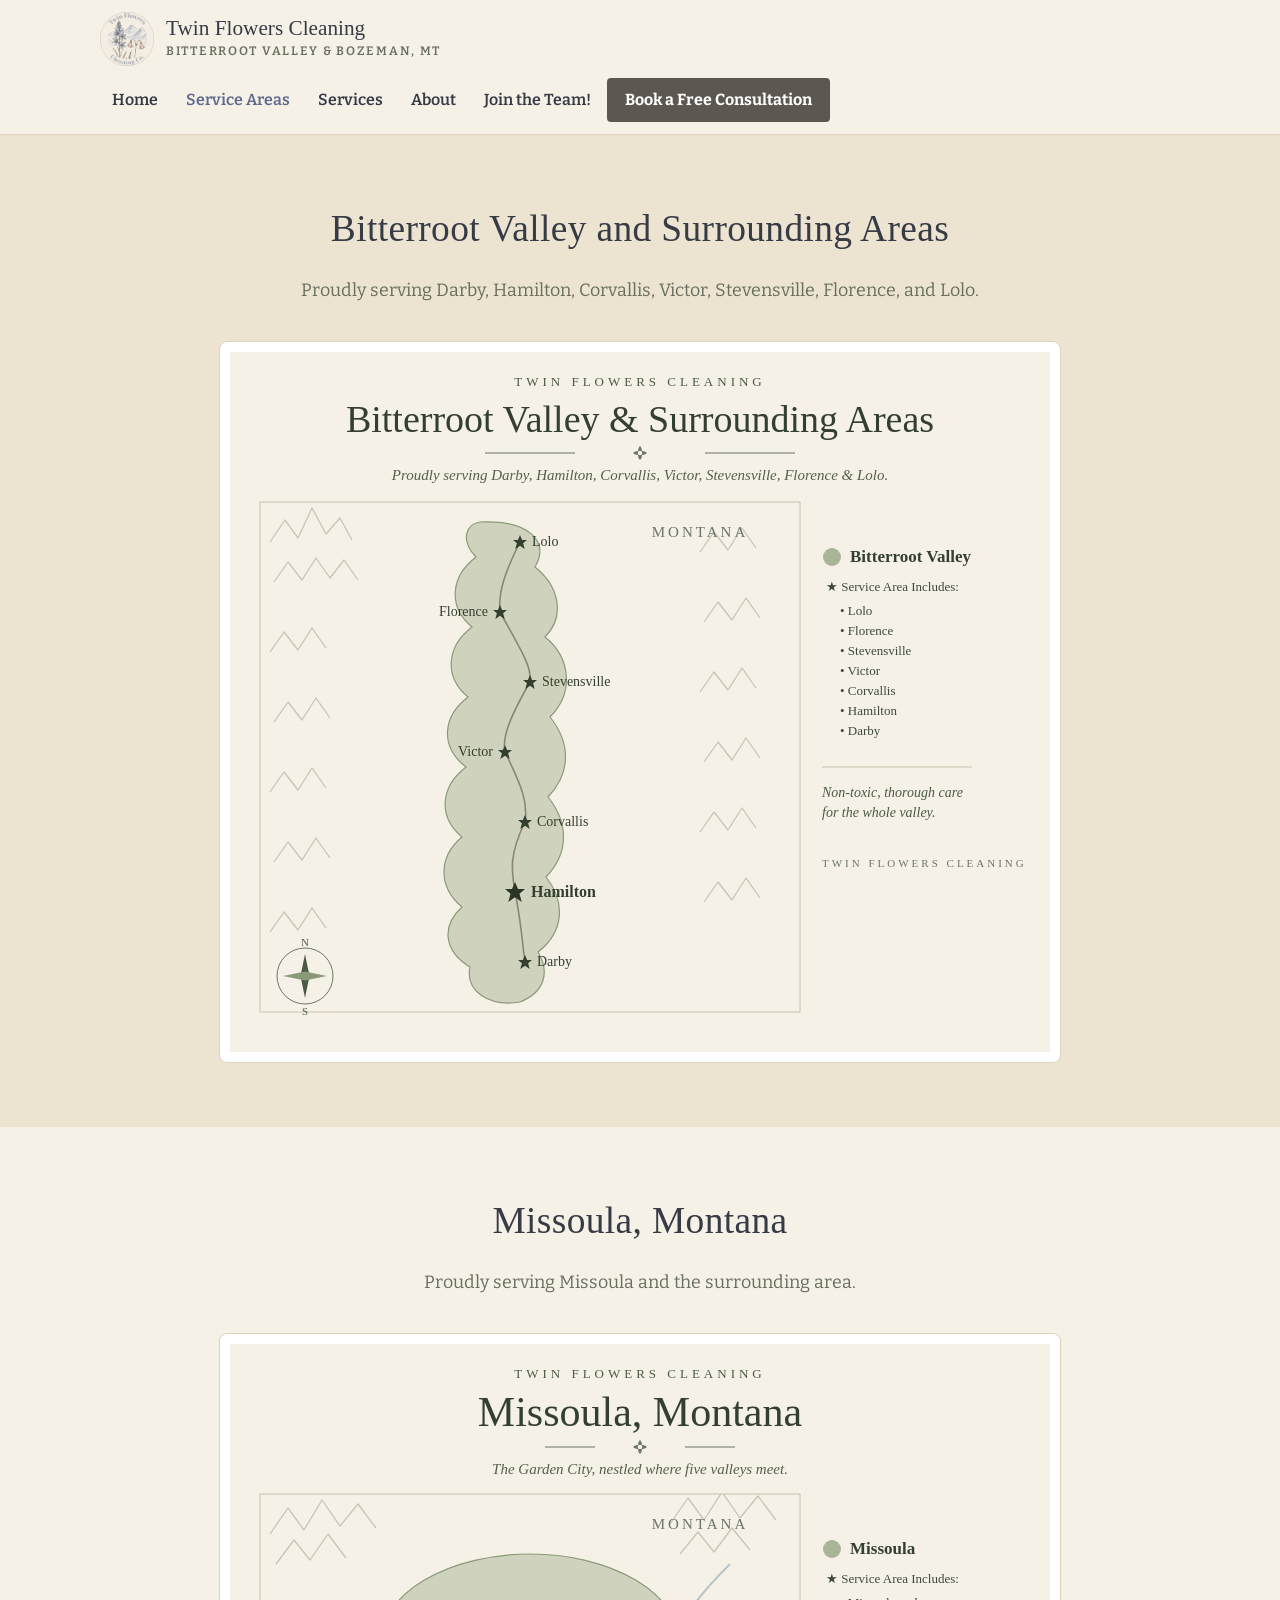
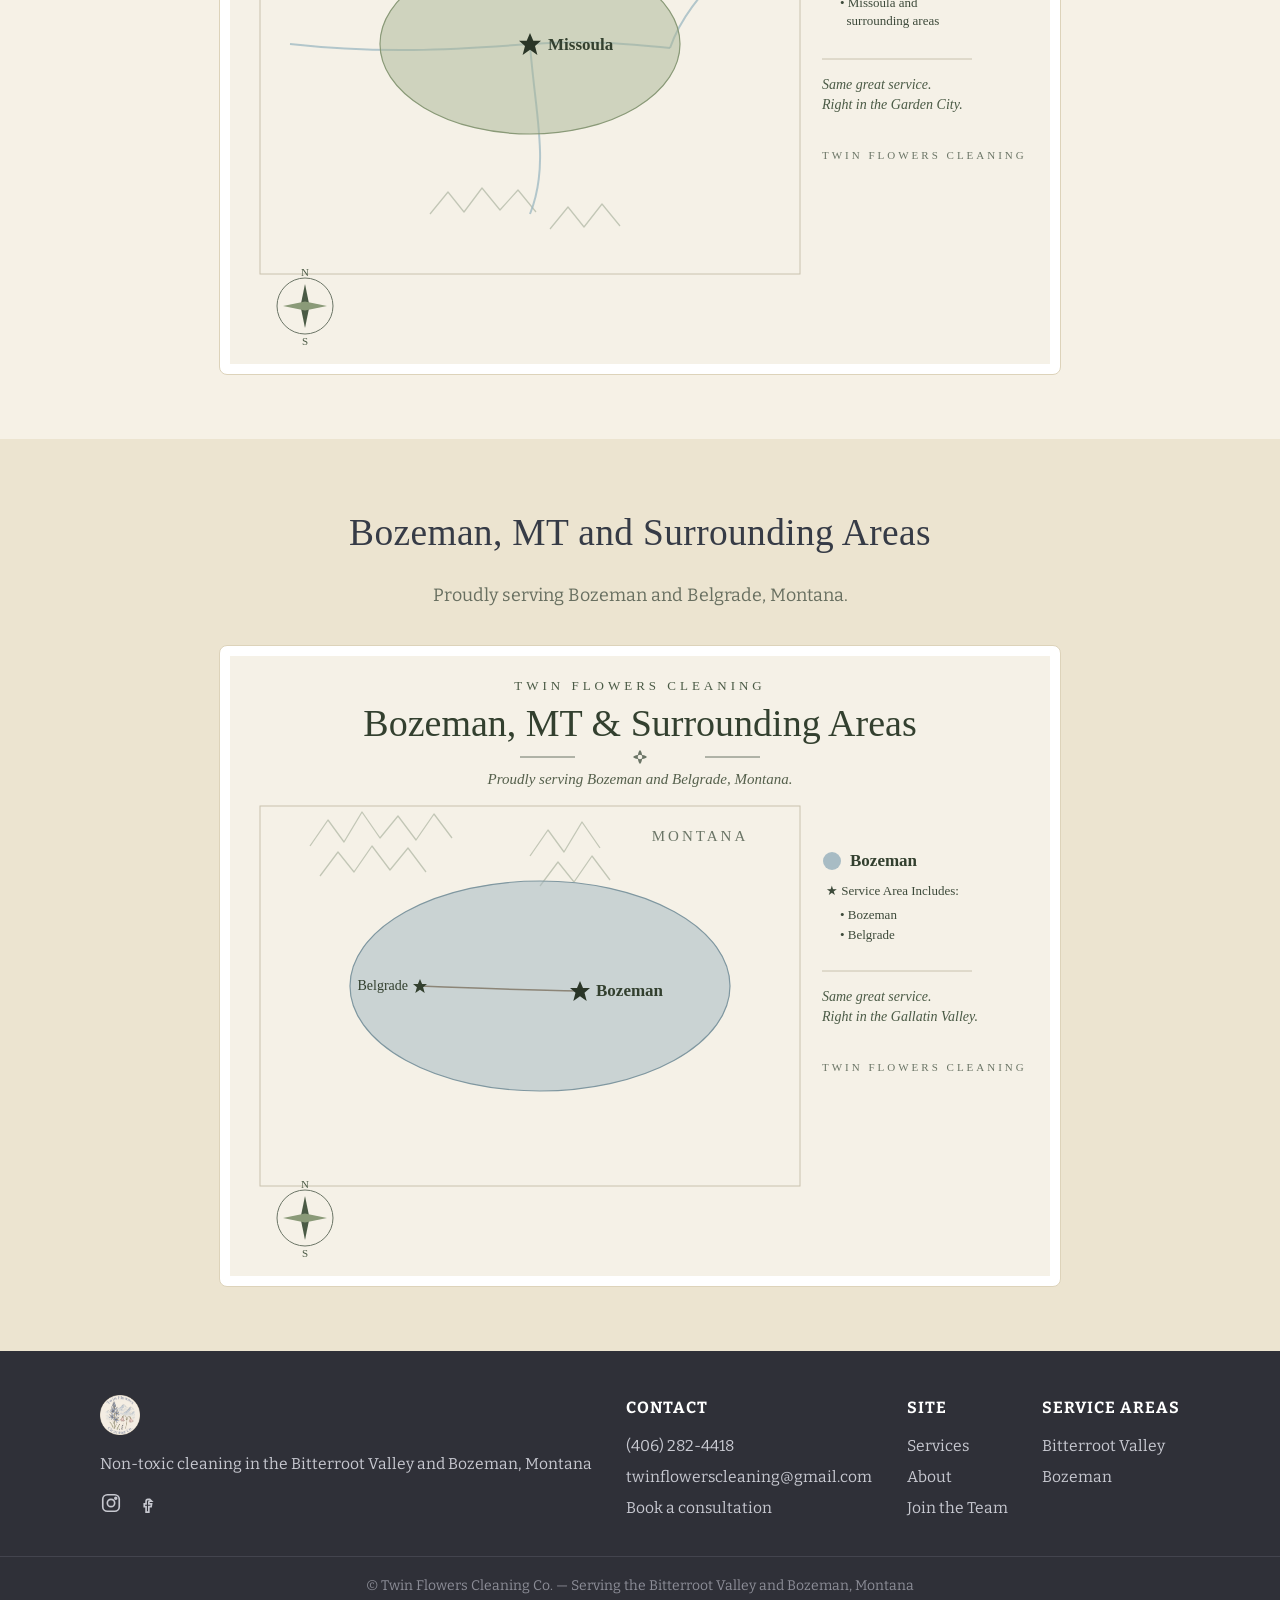
<file: service-areas.html>
<!DOCTYPE html>
<html lang="en">
<head>
<meta charset="UTF-8">
<meta name="viewport" content="width=device-width, initial-scale=1.0">
<title>Service Areas | Twin Flowers Cleaning</title>
<meta name="description" content="Twin Flowers Cleaning serves the Bitterroot Valley, Missoula, and Bozeman, Montana. See our service areas and the towns we cover.">
<link rel="canonical" href="https://www.twinflowerscleaning.com/service-areas.html">
<link rel="icon" type="image/png" href="assets/favicon.png">
<link rel="apple-touch-icon" href="assets/favicon.png">
<link rel="stylesheet" href="css/style.css">
</head>
<body>
<header class="site-header">
  <div class="container">
    <a href="index.html" class="brand">
      <img class="logo" src="assets/logo/twin-flowers-logo.png" alt="Twin Flowers Cleaning Co. logo">
      <span>
        <span class="brand-name">Twin Flowers Cleaning</span>
        <span class="brand-tagline">Bitterroot Valley &amp; Bozeman, MT</span>
      </span>
    </a>
    <nav class="main-nav">
      <a href="index.html">Home</a>
      <div class="nav-dropdown">
        <a href="service-areas.html" class="current">Service Areas</a>
        <div class="nav-dropdown-menu">
          <a href="service-areas.html#bitterroot-valley">Bitterroot Valley</a>
          <a href="service-areas.html#missoula">Missoula</a>
          <a href="service-areas.html#bozeman">Bozeman</a>
        </div>
      </div>
      <a href="services.html">Services</a>
      <a href="about.html">About</a>
      <a href="join-the-team.html">Join the Team!</a>
      <a href="book.html" class="header-cta">Book a Free Consultation</a>
    </nav>
  </div>
</header>

<section class="area-section" id="bitterroot-valley">
  <div class="container">
    <h2 class="section-title">Bitterroot Valley and Surrounding Areas</h2>
    <p class="section-lede" style="margin-left:auto;margin-right:auto;">Proudly serving Darby, Hamilton, Corvallis, Victor, Stevensville, Florence, and Lolo.</p>
    <div class="map-frame">
      <img src="assets/map/bitterroot-valley-map.svg" alt="Map of Twin Flowers Cleaning's Bitterroot Valley service area, marking Darby, Hamilton, Corvallis, Victor, Stevensville, Florence, and Lolo with stars">
    </div>
  </div>
</section>

<section class="area-section" id="missoula">
  <div class="container">
    <h2 class="section-title">Missoula, Montana</h2>
    <p class="section-lede" style="margin-left:auto;margin-right:auto;">Proudly serving Missoula and the surrounding area.</p>
    <div class="map-frame">
      <img src="assets/map/missoula-map.svg" alt="Map of Twin Flowers Cleaning's Missoula, Montana service area, marked with a star">
    </div>
  </div>
</section>

<section class="area-section" id="bozeman">
  <div class="container">
    <h2 class="section-title">Bozeman, MT and Surrounding Areas</h2>
    <p class="section-lede" style="margin-left:auto;margin-right:auto;">Proudly serving Bozeman and Belgrade, Montana.</p>
    <div class="map-frame">
      <img src="assets/map/bozeman-map.svg" alt="Map of Twin Flowers Cleaning's Bozeman service area, marking Bozeman and Belgrade with stars">
    </div>
  </div>
</section>

<footer class="site-footer">
  <div class="container">
    <div class="footer-brand">
      <img src="assets/logo/twin-flowers-logo.png" alt="Twin Flowers Cleaning Co. logo">
      <p>Non-toxic cleaning in the Bitterroot Valley and Bozeman, Montana</p>
      <div class="footer-socials">
        <a href="https://www.instagram.com/twinflowers.cleaning/" target="_blank" rel="noopener noreferrer" aria-label="Instagram">
          <svg width="22" height="22" viewBox="0 0 24 24" fill="none" stroke="currentColor" stroke-width="1.8"><rect x="3" y="3" width="18" height="18" rx="5"/><circle cx="12" cy="12" r="4"/><circle cx="17.2" cy="6.8" r="1"/></svg>
        </a>
        <a href="https://www.facebook.com/profile.php?id=61576843183667" target="_blank" rel="noopener noreferrer" aria-label="Facebook">
          <svg width="22" height="22" viewBox="0 0 24 24" fill="none" stroke="currentColor" stroke-width="1.8"><path d="M15 8h-2a2 2 0 0 0-2 2v3H9v3h2v6h3v-6h2.5l.5-3h-3v-2a1 1 0 0 1 1-1h2Z"/></svg>
        </a>
      </div>
    </div>
    <div>
      <h4>Contact</h4>
      <ul>
        <li><a href="tel:+14062824418">(406) 282-4418</a></li>
        <li><a href="mailto:twinflowerscleaning@gmail.com">twinflowerscleaning@gmail.com</a></li>
        <li><a href="book.html">Book a consultation</a></li>
      </ul>
    </div>
    <div>
      <h4>Site</h4>
      <ul>
        <li><a href="services.html">Services</a></li>
        <li><a href="about.html">About</a></li>
        <li><a href="join-the-team.html">Join the Team</a></li>
      </ul>
    </div>
    <div>
      <h4>Service Areas</h4>
      <ul>
        <li>Bitterroot Valley</li>
        <li>Bozeman</li>
      </ul>
    </div>
  </div>
  <div class="footer-bottom">&copy; Twin Flowers Cleaning Co. &mdash; Serving the Bitterroot Valley and Bozeman, Montana</div>
</footer>
</body>
</html>
</file>
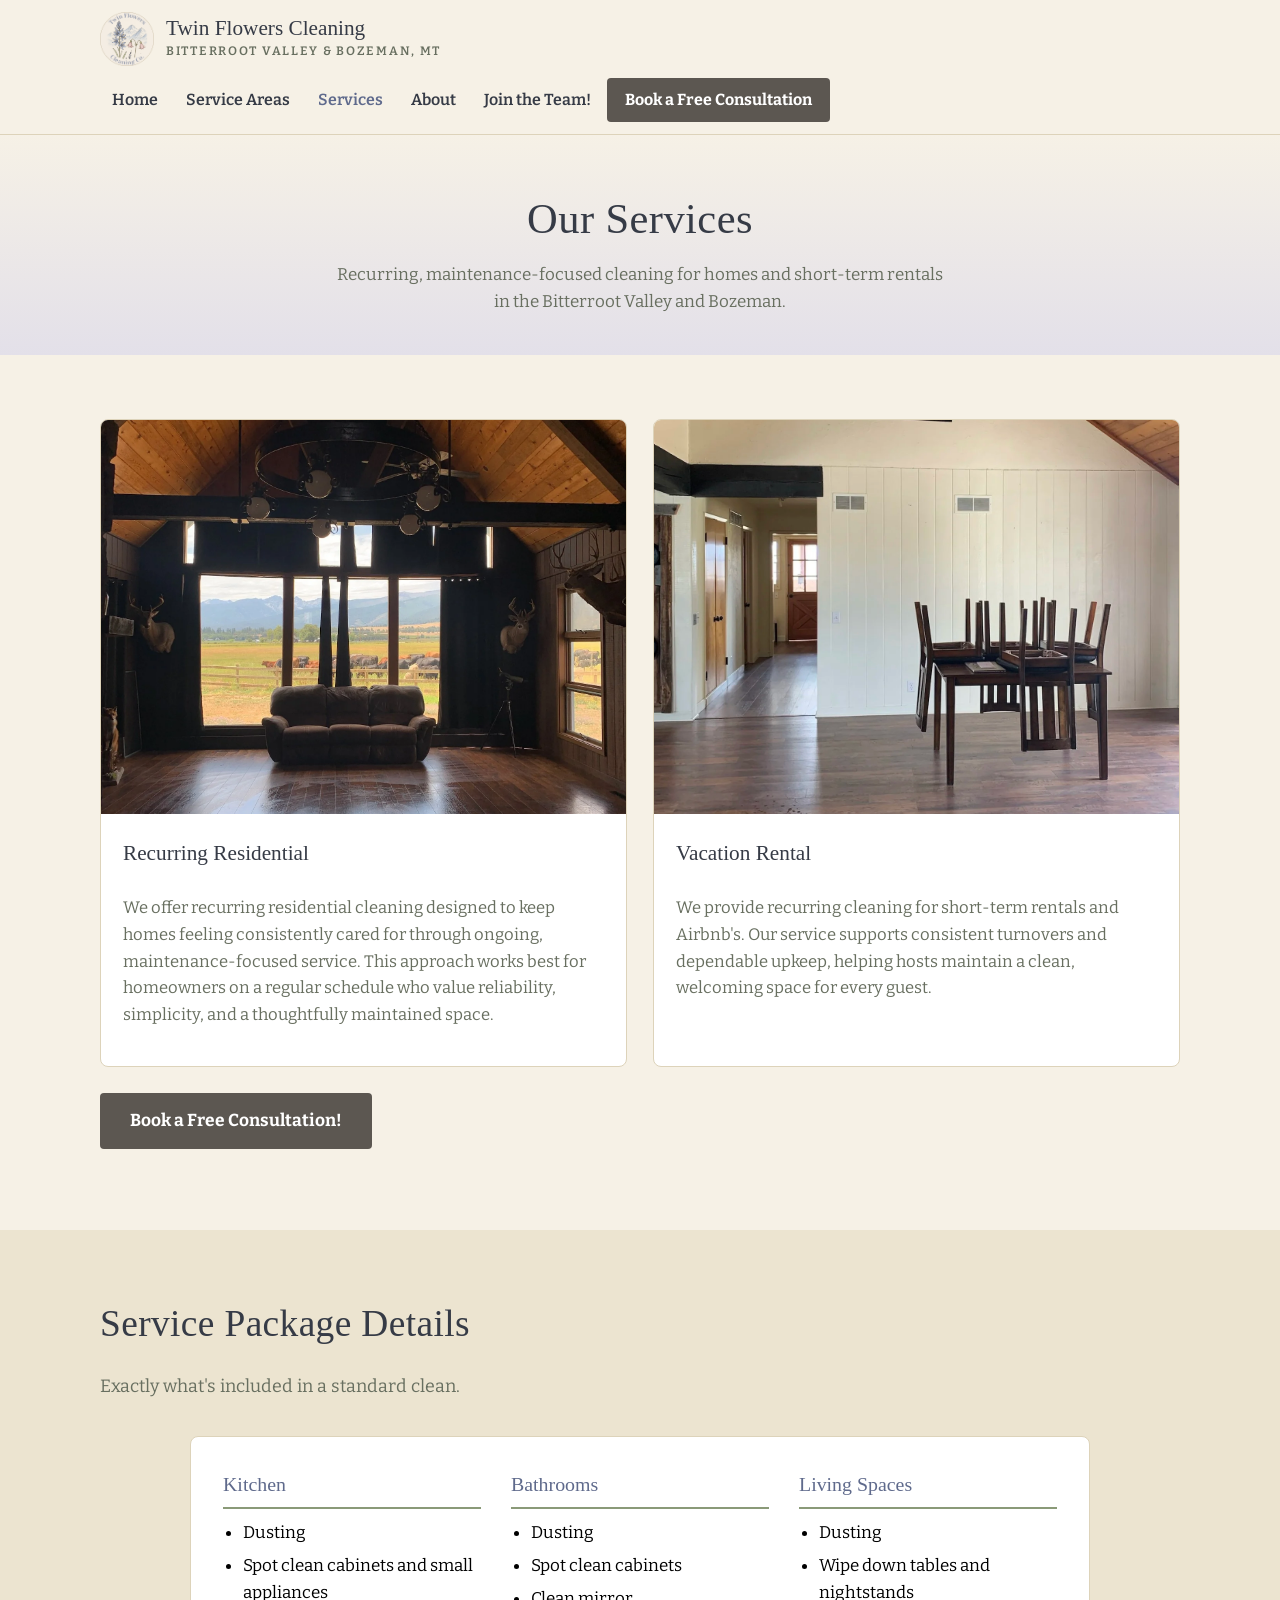
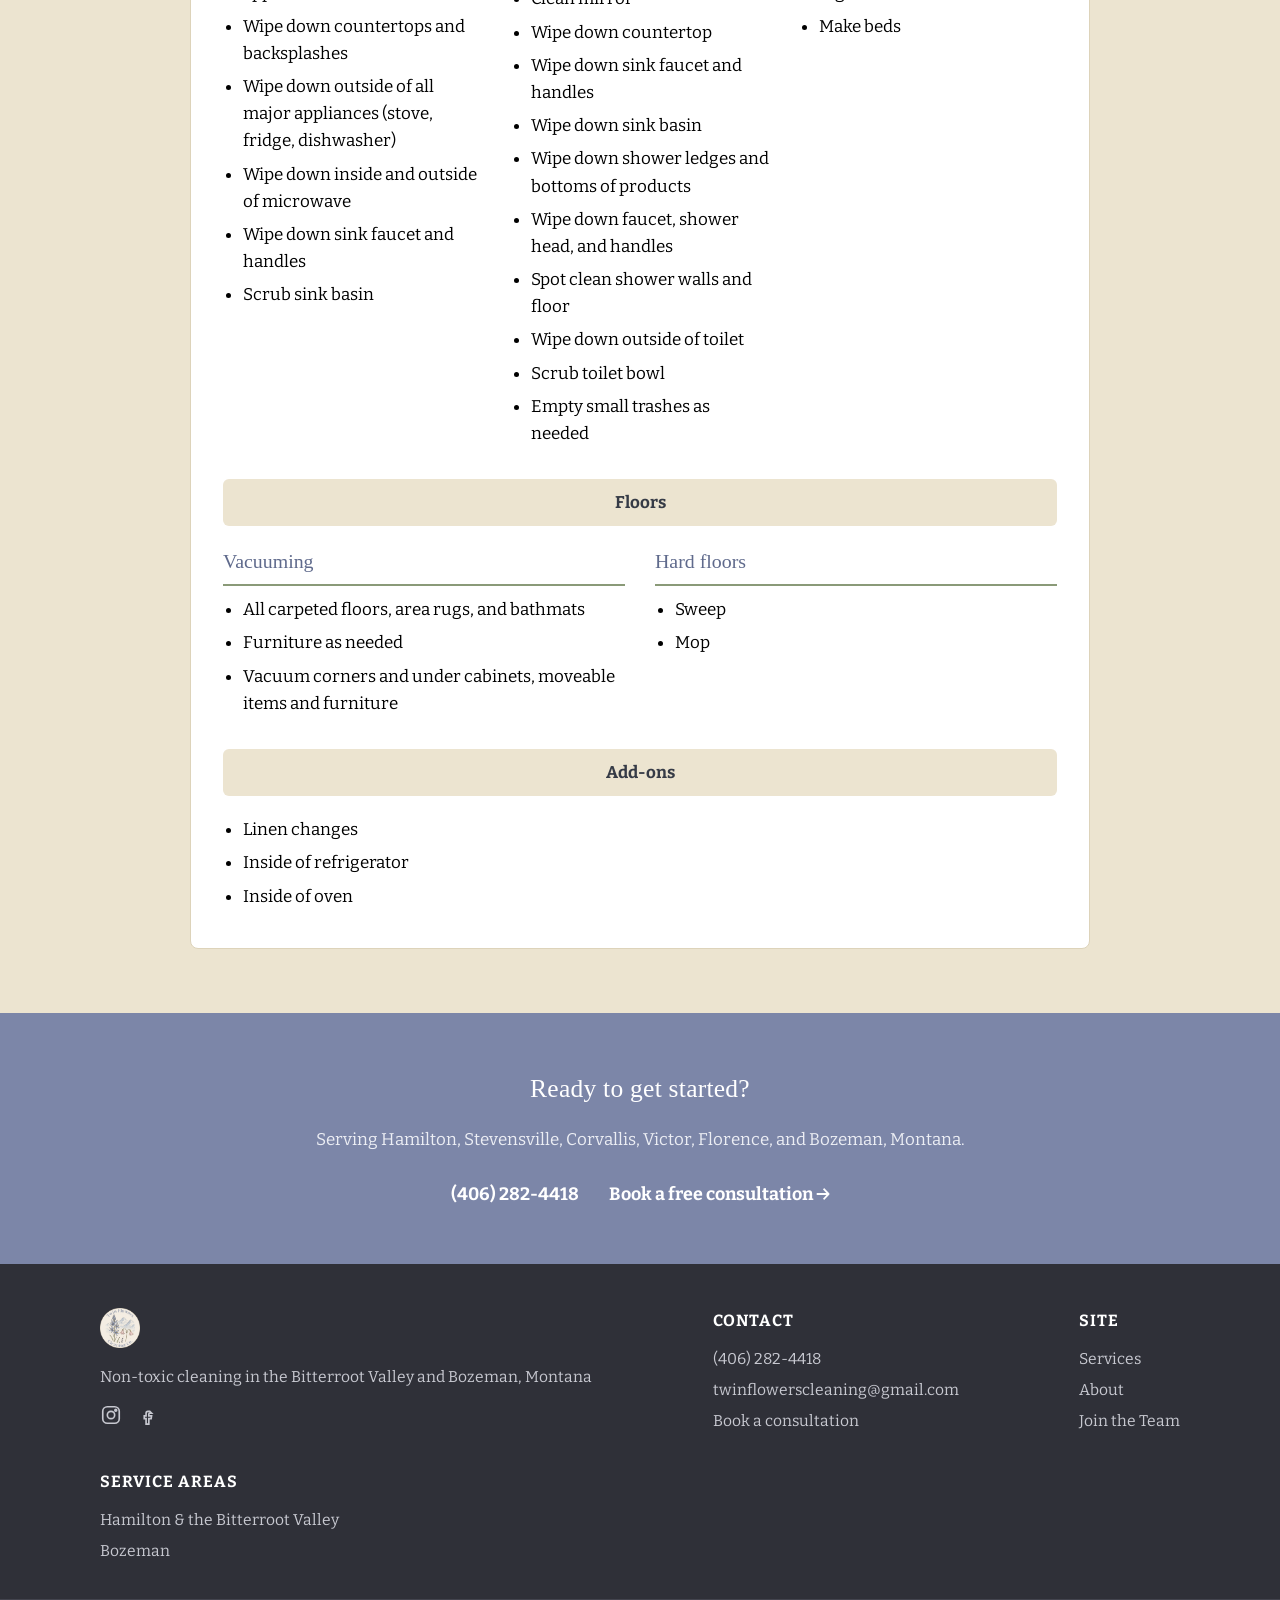
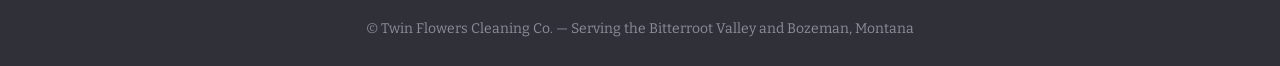
<file: services.html>
<!DOCTYPE html>
<html lang="en">
<head>
<meta charset="UTF-8">
<meta name="viewport" content="width=device-width, initial-scale=1.0">
<title>Services | Twin Flowers Cleaning</title>
<meta name="description" content="Recurring residential and short-term rental cleaning packages from Twin Flowers Cleaning, serving the Bitterroot Valley and Bozeman, Montana.">
<link rel="canonical" href="https://www.twinflowerscleaning.com/services.html">
<link rel="icon" type="image/png" href="assets/favicon.png">
<link rel="apple-touch-icon" href="assets/favicon.png">
<link rel="stylesheet" href="css/style.css">
</head>
<body>
<header class="site-header">
  <div class="container">
    <a href="index.html" class="brand">
      <img class="logo" src="assets/logo/twin-flowers-logo.png" alt="Twin Flowers Cleaning Co. logo">
      <span>
        <span class="brand-name">Twin Flowers Cleaning</span>
        <span class="brand-tagline">Bitterroot Valley &amp; Bozeman, MT</span>
      </span>
    </a>
    <nav class="main-nav">
      <a href="index.html">Home</a>
      <div class="nav-dropdown">
        <a href="service-areas.html">Service Areas</a>
        <div class="nav-dropdown-menu">
          <a href="service-areas.html#bitterroot-valley">Bitterroot Valley</a>
          <a href="service-areas.html#missoula">Missoula</a>
          <a href="service-areas.html#bozeman">Bozeman</a>
        </div>
      </div>
      <a href="services.html" class="current">Services</a>
      <a href="about.html">About</a>
      <a href="join-the-team.html">Join the Team!</a>
      <a href="book.html" class="header-cta">Book a Free Consultation</a>
    </nav>
  </div>
</header>

<div class="page-intro">
  <div class="container">
    <h1>Our Services</h1>
    <p>Recurring, maintenance-focused cleaning for homes and short-term rentals in the Bitterroot Valley and Bozeman.</p>
  </div>
</div>

<section>
  <div class="container">
    <div class="grid">
      <a class="card" href="book.html">
        <img src="assets/images/services/service-1.jpg" alt="A cleaned Montana living room with vaulted wood ceiling and mountain view">
        <div class="card-body">
          <h3>Recurring Residential</h3>
          <p>We offer recurring residential cleaning designed to keep homes feeling consistently cared for through ongoing, maintenance-focused service. This approach works best for homeowners on a regular schedule who value reliability, simplicity, and a thoughtfully maintained space.</p>
        </div>
      </a>
      <a class="card" href="book.html">
        <img src="assets/images/services/service-2.jpg" alt="A freshly cleaned home interior">
        <div class="card-body">
          <h3>Vacation Rental</h3>
          <p>We provide recurring cleaning for short-term rentals and Airbnb's. Our service supports consistent turnovers and dependable upkeep, helping hosts maintain a clean, welcoming space for every guest.</p>
        </div>
      </a>
    </div>
    <p style="margin-top:26px;"><a href="book.html" class="btn btn-consult">Book a Free Consultation!</a></p>
  </div>
</section>

<section class="alt">
  <div class="container">
    <h2 class="section-title">Service Package Details</h2>
    <p class="section-lede">Exactly what's included in a standard clean.</p>
    <div class="checklist-wrap">
      <div class="checklist-grid">
        <div>
          <h3>Kitchen</h3>
          <ul>
            <li>Dusting</li>
            <li>Spot clean cabinets and small appliances</li>
            <li>Wipe down countertops and backsplashes</li>
            <li>Wipe down outside of all major appliances (stove, fridge, dishwasher)</li>
            <li>Wipe down inside and outside of microwave</li>
            <li>Wipe down sink faucet and handles</li>
            <li>Scrub sink basin</li>
          </ul>
        </div>
        <div>
          <h3>Bathrooms</h3>
          <ul>
            <li>Dusting</li>
            <li>Spot clean cabinets</li>
            <li>Clean mirror</li>
            <li>Wipe down countertop</li>
            <li>Wipe down sink faucet and handles</li>
            <li>Wipe down sink basin</li>
            <li>Wipe down shower ledges and bottoms of products</li>
            <li>Wipe down faucet, shower head, and handles</li>
            <li>Spot clean shower walls and floor</li>
            <li>Wipe down outside of toilet</li>
            <li>Scrub toilet bowl</li>
            <li>Empty small trashes as needed</li>
          </ul>
        </div>
        <div>
          <h3>Living Spaces</h3>
          <ul>
            <li>Dusting</li>
            <li>Wipe down tables and nightstands</li>
            <li>Make beds</li>
          </ul>
        </div>
      </div>

      <p class="checklist-band">Floors</p>
      <div class="checklist-grid">
        <div>
          <h3>Vacuuming</h3>
          <ul>
            <li>All carpeted floors, area rugs, and bathmats</li>
            <li>Furniture as needed</li>
            <li>Vacuum corners and under cabinets, moveable items and furniture</li>
          </ul>
        </div>
        <div>
          <h3>Hard floors</h3>
          <ul>
            <li>Sweep</li>
            <li>Mop</li>
          </ul>
        </div>
      </div>

      <p class="checklist-band">Add-ons</p>
      <div class="checklist-grid">
        <div>
          <ul>
            <li>Linen changes</li>
            <li>Inside of refrigerator</li>
            <li>Inside of oven</li>
          </ul>
        </div>
      </div>
    </div>
  </div>
</section>

<div class="cta-band">
  <div class="container">
    <h2>Ready to get started?</h2>
    <p>Serving Hamilton, Stevensville, Corvallis, Victor, Florence, and Bozeman, Montana.</p>
    <div class="contact-details">
      <a href="tel:+14062824418">(406) 282-4418</a>
      <a href="book.html">Book a free consultation &rarr;</a>
    </div>
  </div>
</div>

<footer class="site-footer">
  <div class="container">
    <div class="footer-brand">
      <img src="assets/logo/twin-flowers-logo.png" alt="Twin Flowers Cleaning Co. logo">
      <p>Non-toxic cleaning in the Bitterroot Valley and Bozeman, Montana</p>
      <div class="footer-socials">
        <a href="https://www.instagram.com/twinflowers.cleaning/" target="_blank" rel="noopener noreferrer" aria-label="Instagram">
          <svg width="22" height="22" viewBox="0 0 24 24" fill="none" stroke="currentColor" stroke-width="1.8"><rect x="3" y="3" width="18" height="18" rx="5"/><circle cx="12" cy="12" r="4"/><circle cx="17.2" cy="6.8" r="1"/></svg>
        </a>
        <a href="https://www.facebook.com/profile.php?id=61576843183667" target="_blank" rel="noopener noreferrer" aria-label="Facebook">
          <svg width="22" height="22" viewBox="0 0 24 24" fill="none" stroke="currentColor" stroke-width="1.8"><path d="M15 8h-2a2 2 0 0 0-2 2v3H9v3h2v6h3v-6h2.5l.5-3h-3v-2a1 1 0 0 1 1-1h2Z"/></svg>
        </a>
      </div>
    </div>
    <div>
      <h4>Contact</h4>
      <ul>
        <li><a href="tel:+14062824418">(406) 282-4418</a></li>
        <li><a href="mailto:twinflowerscleaning@gmail.com">twinflowerscleaning@gmail.com</a></li>
        <li><a href="book.html">Book a consultation</a></li>
      </ul>
    </div>
    <div>
      <h4>Site</h4>
      <ul>
        <li><a href="services.html">Services</a></li>
        <li><a href="about.html">About</a></li>
        <li><a href="join-the-team.html">Join the Team</a></li>
      </ul>
    </div>
    <div>
      <h4>Service Areas</h4>
      <ul>
        <li>Hamilton &amp; the Bitterroot Valley</li>
        <li>Bozeman</li>
      </ul>
    </div>
  </div>
  <div class="footer-bottom">&copy; Twin Flowers Cleaning Co. &mdash; Serving the Bitterroot Valley and Bozeman, Montana</div>
</footer>
</body>
</html>
</file>
<file: css/style.css>
/* Twin Flowers Cleaning — site stylesheet */

@import url('https://fonts.googleapis.com/css2?family=Bitter:wght@400;500;600;700&display=swap');

:root {
  --cream: #f6f1e6;
  --cream-dark: #ece4d0;
  --white: #ffffff;
  --ink: #363b46;
  --text-muted: #686f60;
  --lavender: #7c86a8;
  --lavender-dark: #5f6a8c;
  --sage: #8a9a78;
  --sage-dark: #647254;
  --pink: #d9a3b3;
  --border: #ddd3ba;
  --max-width: 1120px;
  font-size: 17px;
}

* { box-sizing: border-box; }

html, body {
  margin: 0;
  padding: 0;
}

body {
  font-family: "Bitter", "Segoe UI", system-ui, -apple-system, Roboto, Helvetica, Arial, sans-serif;
  color: var(--ink);
  background: var(--cream);
  line-height: 1.6;
}

img { max-width: 100%; display: block; }

a { color: var(--lavender-dark); text-decoration: none; }
a:hover { text-decoration: underline; }

.container {
  max-width: var(--max-width);
  margin: 0 auto;
  padding: 0 20px;
}

h1, h2.section-title, .cta-band h2, .page-intro h1 {
  font-family: Georgia, "Times New Roman", serif;
  font-weight: 400;
  letter-spacing: 0.01em;
}

/* Header / Nav */
.site-header {
  background: var(--cream);
  border-bottom: 1px solid var(--border);
  position: sticky;
  top: 0;
  z-index: 50;
}

.site-header .container {
  display: flex;
  align-items: center;
  justify-content: space-between;
  flex-wrap: wrap;
  padding-top: 12px;
  padding-bottom: 12px;
  gap: 12px;
}

.brand {
  display: flex;
  align-items: center;
  gap: 12px;
  min-width: 0;
}
.brand:hover { text-decoration: none; }
.brand img.logo {
  height: 54px;
  width: auto;
  display: block;
  flex-shrink: 0;
}
.brand .brand-name {
  display: block;
  font-family: Georgia, serif;
  font-size: 1.25rem;
  color: var(--ink);
  line-height: 1.2;
}
.brand .brand-tagline {
  display: block;
  font-size: 0.72rem;
  font-weight: 600;
  color: var(--text-muted);
  letter-spacing: 0.14em;
  text-transform: uppercase;
}

.main-nav {
  display: flex;
  flex-wrap: wrap;
  gap: 4px;
  align-items: center;
}

.main-nav a {
  color: var(--ink);
  padding: 8px 12px;
  border-radius: 4px;
  font-size: 0.94rem;
  font-weight: 600;
}
.main-nav a:hover { background: var(--cream-dark); text-decoration: none; }
.main-nav a.current { color: var(--lavender-dark); }

.header-cta {
  background: #5c5751;
  color: #fff !important;
  padding: 9px 18px !important;
  border-radius: 4px;
  font-weight: 700 !important;
}
.header-cta:hover { background: #45413c !important; }

/* Nav dropdown (Service Areas) */
.nav-dropdown { position: relative; }
.nav-dropdown-menu {
  display: none;
  position: absolute;
  top: 100%;
  left: 0;
  background: #fff;
  border: 1px solid var(--border);
  border-radius: 6px;
  box-shadow: 0 10px 24px rgba(0,0,0,0.14);
  min-width: 190px;
  padding: 6px;
  z-index: 60;
}
.nav-dropdown:hover .nav-dropdown-menu,
.nav-dropdown:focus-within .nav-dropdown-menu {
  display: block;
}
.nav-dropdown-menu a {
  display: block;
  padding: 9px 12px;
  border-radius: 4px;
  font-weight: 600;
  font-size: 0.92rem;
  color: var(--ink);
}
.nav-dropdown-menu a:hover { background: var(--cream-dark); text-decoration: none; }

/* Home hero viewport */
.home-hero-viewport {
  display: flex;
  flex-direction: column;
  min-height: 100vh;
  min-height: 100dvh;
}
.home-hero-viewport .site-header {
  flex-shrink: 0;
}
.home-hero-viewport .hero {
  flex: 1;
  display: flex;
  flex-direction: column;
  justify-content: center;
}

/* Hero */
.hero {
  background: linear-gradient(180deg, var(--cream) 0%, #e3e0e9 100%);
  padding: 16px 0;
  text-align: center;
}
.hero .container {
  max-width: 1500px;
  width: 100%;
}
.hero-panel {
  background: #c8c2cb;
  width: 97%;
  max-width: none;
  min-height: 86vh;
  margin: 0 auto;
  padding: 50px 40px;
  border-radius: 16px;
  display: flex;
  flex-direction: column;
  justify-content: center;
  align-items: center;
}
.hero-logo {
  height: 250px;
  width: auto;
  margin: 0 auto 20px;
}
.hero-eyebrow {
  font-size: 0.8rem;
  letter-spacing: 0.2em;
  text-transform: uppercase;
  color: var(--lavender-dark);
  font-weight: 700;
  margin-bottom: 14px;
}
.hero h1 {
  font-size: clamp(2rem, 4.4vw, 3.1rem);
  line-height: 1.25;
  margin: 0 0 18px;
  color: var(--ink);
}
.hero p {
  font-size: 1.14rem;
  line-height: 1.6;
  max-width: 620px;
  margin: 0 auto 30px;
  color: var(--text-muted);
}
.hero-actions { display: flex; gap: 12px; justify-content: center; flex-wrap: wrap; }

.btn {
  display: inline-block;
  font-family: inherit;
  background: #5c5751;
  color: #fff;
  padding: 14px 30px;
  border-radius: 4px;
  font-weight: 700;
  font-size: 1.02rem;
  border: none;
  cursor: pointer;
}
.btn:hover { background: #45413c; text-decoration: none; color: #fff; }
.btn-consult { background: #5c5751; }
.btn-consult:hover { background: #45413c; }
.btn-outline {
  background: transparent;
  border: 2px solid var(--lavender);
  color: var(--lavender-dark);
}
.btn-outline:hover { background: rgba(124,134,168,0.1); color: var(--lavender-dark); }

/* Sections */
section { padding: 64px 0; }
section.alt { background: var(--cream-dark); }

h2.section-title {
  font-size: clamp(1.6rem, 3.2vw, 2.2rem);
  margin: 0 0 10px;
  color: var(--ink);
}
.section-lede {
  color: var(--text-muted);
  max-width: 680px;
  margin-bottom: 36px;
  font-size: 1.05rem;
}

/* Grids / cards */
.grid {
  display: grid;
  gap: 26px;
  grid-template-columns: repeat(auto-fit, minmax(260px, 1fr));
}

.card {
  background: #fff;
  border: 1px solid var(--border);
  border-radius: 8px;
  overflow: hidden;
  display: flex;
  flex-direction: column;
}
.card img { aspect-ratio: 4/3; object-fit: cover; width: 100%; }
.card-body { padding: 22px; flex: 1; display: flex; flex-direction: column; }
.card-body h3 { margin: 0 0 8px; font-family: Georgia, serif; font-weight: 400; font-size: 1.25rem; color: var(--ink); }
.card-body p { color: var(--text-muted); font-size: 0.98rem; flex: 1; }

a.card {
  color: inherit;
  transition: box-shadow 0.15s ease, border-color 0.15s ease, transform 0.15s ease;
}
a.card:hover {
  text-decoration: none;
  border-color: var(--sage);
  box-shadow: 0 10px 24px rgba(0,0,0,0.1);
  transform: translateY(-2px);
}

/* Carousel (photos, reviews) */
.carousel {
  display: flex;
  align-items: center;
  gap: 14px;
}
.carousel-viewport {
  overflow: hidden;
  flex: 1;
  min-width: 0;
}
.carousel-track {
  display: flex;
  gap: 14px;
  align-items: center;
  list-style: none;
  margin: 0;
  padding: 0;
  transition: transform 0.4s ease;
}
.carousel-slide {
  flex: 0 0 calc((100% - 14px) / 2);
  margin: 0;
}
.carousel-slide figure {
  margin: 0;
  background: #fff;
  border: 1px solid var(--border);
  border-radius: 6px;
  overflow: hidden;
}
.carousel-slide img {
  aspect-ratio: 776 / 1040;
  object-fit: cover;
  object-position: center;
  height: auto;
  width: 100%;
  display: block;
}
.carousel-arrow {
  flex: 0 0 auto;
  width: 42px;
  height: 42px;
  border-radius: 50%;
  border: 1px solid var(--border);
  background: #fff;
  color: var(--ink);
  font-size: 1.3rem;
  line-height: 1;
  cursor: pointer;
  display: flex;
  align-items: center;
  justify-content: center;
  font-family: inherit;
}
.carousel-arrow:hover { background: var(--cream-dark); }
.carousel-arrow:disabled { opacity: 0.35; cursor: default; }
.carousel-arrow:disabled:hover { background: #fff; }

@media (max-width: 640px) {
  .carousel-slide { flex-basis: 100%; }
  .carousel-arrow { width: 36px; height: 36px; font-size: 1.1rem; }
}

/* Testimonials */
.testimonial {
  background: #fff;
  border-left: 4px solid var(--sage);
  padding: 22px 24px;
  border-radius: 4px;
  margin-bottom: 18px;
}
.testimonial p.quote { font-style: italic; margin: 0 0 10px; font-size: 1.02rem; }
.testimonial .author { font-weight: 700; color: var(--ink); font-size: 0.9rem; }

/* Contact / CTA band */
.cta-band {
  background: var(--lavender);
  color: #fff;
  text-align: center;
  padding: 56px 0;
}
.cta-band h2 { color: #fff; margin: 0 0 12px; }
.cta-band p { color: #eceef4; margin-bottom: 26px; }

.contact-details {
  display: flex;
  flex-wrap: wrap;
  gap: 30px;
  justify-content: center;
  margin-top: 24px;
  font-size: 1.05rem;
}
.contact-details a { color: #fff; font-weight: 700; }

/* Forms */
form.inquiry {
  max-width: 560px;
  margin: 0 auto;
  background: #fff;
  padding: 30px;
  border-radius: 8px;
  border: 1px solid var(--border);
}
form.inquiry label {
  display: block;
  font-weight: 700;
  margin: 14px 0 6px;
  font-size: 0.92rem;
  color: var(--ink);
}
form.inquiry input, form.inquiry textarea, form.inquiry select {
  width: 100%;
  padding: 10px 12px;
  border: 1px solid var(--border);
  border-radius: 4px;
  font-size: 1rem;
  font-family: inherit;
  background: #fff;
}
form.inquiry .hint { color: var(--text-muted); font-size: 0.88rem; margin: 6px 0 0; }
form.inquiry button { margin-top: 20px; }
.required-asterisk { color: #c0392b; margin-left: 3px; }
.required-note { font-weight: 400; font-size: 0.8em; color: var(--text-muted); margin-left: 4px; }
.inquiry-result { margin-top: 14px; font-weight: 700; text-align: center; min-height: 1.2em; }
.inquiry-result.success { color: #2e7d32; }
.inquiry-result.error { color: #b3261e; }

/* Service checklist (services page) */
.checklist-wrap {
  background: #fff;
  border: 1px solid var(--border);
  border-radius: 8px;
  padding: 32px;
  max-width: 900px;
  margin: 0 auto;
}
.checklist-grid {
  display: grid;
  gap: 30px;
  grid-template-columns: repeat(auto-fit, minmax(240px, 1fr));
}
.checklist-grid h3 {
  font-family: Georgia, serif;
  font-weight: 400;
  color: var(--lavender-dark);
  border-bottom: 2px solid var(--sage);
  padding-bottom: 6px;
  margin: 0 0 10px;
}
.checklist-grid ul { margin: 0; padding-left: 20px; color: #000; }
.checklist-grid li { margin-bottom: 6px; }
.checklist-band {
  background: var(--cream-dark);
  border-radius: 6px;
  padding: 10px 16px;
  font-weight: 700;
  text-align: center;
  margin: 26px 0 20px;
  color: var(--ink);
}

/* Footer */
.site-footer {
  background: #2f3038;
  color: #c7c8d0;
  padding: 44px 0 26px;
  font-size: 0.92rem;
}
.site-footer .container {
  display: flex;
  flex-wrap: wrap;
  gap: 30px;
  justify-content: space-between;
}
.site-footer .footer-brand img {
  height: 40px;
  margin-bottom: 10px;
}
.site-footer h4 { color: #fff; margin: 0 0 12px; font-size: 0.95rem; text-transform: uppercase; letter-spacing: 0.06em; }
.site-footer a { color: #c7c8d0; }
.site-footer a:hover { color: var(--pink); }
.site-footer ul { list-style: none; padding: 0; margin: 0; }
.site-footer li { margin-bottom: 6px; }
.footer-socials { display: flex; gap: 14px; margin-top: 4px; }
.footer-socials a { display: inline-flex; }
.footer-bottom {
  border-top: 1px solid #43444e;
  margin-top: 30px;
  padding-top: 18px;
  text-align: center;
  font-size: 0.82rem;
  color: #8c8d97;
}

/* Map frame (service area maps) */
.map-frame {
  max-width: 900px;
  margin: 0 auto;
  background: #fff;
  border: 1px solid var(--border);
  border-radius: 8px;
  padding: 10px;
}
.map-frame img { width: 100%; height: auto; display: block; }

/* Service areas page */
.area-section {
  text-align: center;
  min-height: 90vh;
  display: flex;
  flex-direction: column;
  justify-content: center;
}
.area-section:nth-child(even) { background: var(--cream-dark); }

/* Breadcrumb / page intro (non-hero pages) */
.page-intro {
  background: linear-gradient(180deg, var(--cream) 0%, #e3e0e9 100%);
  padding: 50px 0 40px;
  text-align: center;
}
.page-intro h1 { margin: 0 0 8px; font-size: clamp(1.8rem, 3.6vw, 2.5rem); color: var(--ink); }
.page-intro p { color: var(--text-muted); max-width: 620px; margin: 0 auto; }

@media (max-width: 640px) {
  .site-header .container { justify-content: center; text-align: center; }
  .main-nav { justify-content: center; }
  .brand { flex-wrap: wrap; justify-content: center; }
  .hero-panel { margin-top: 20px; padding: 32px 22px; min-height: 0; width: 96%; }
  .hero-logo { height: 130px; }
}
</file>
